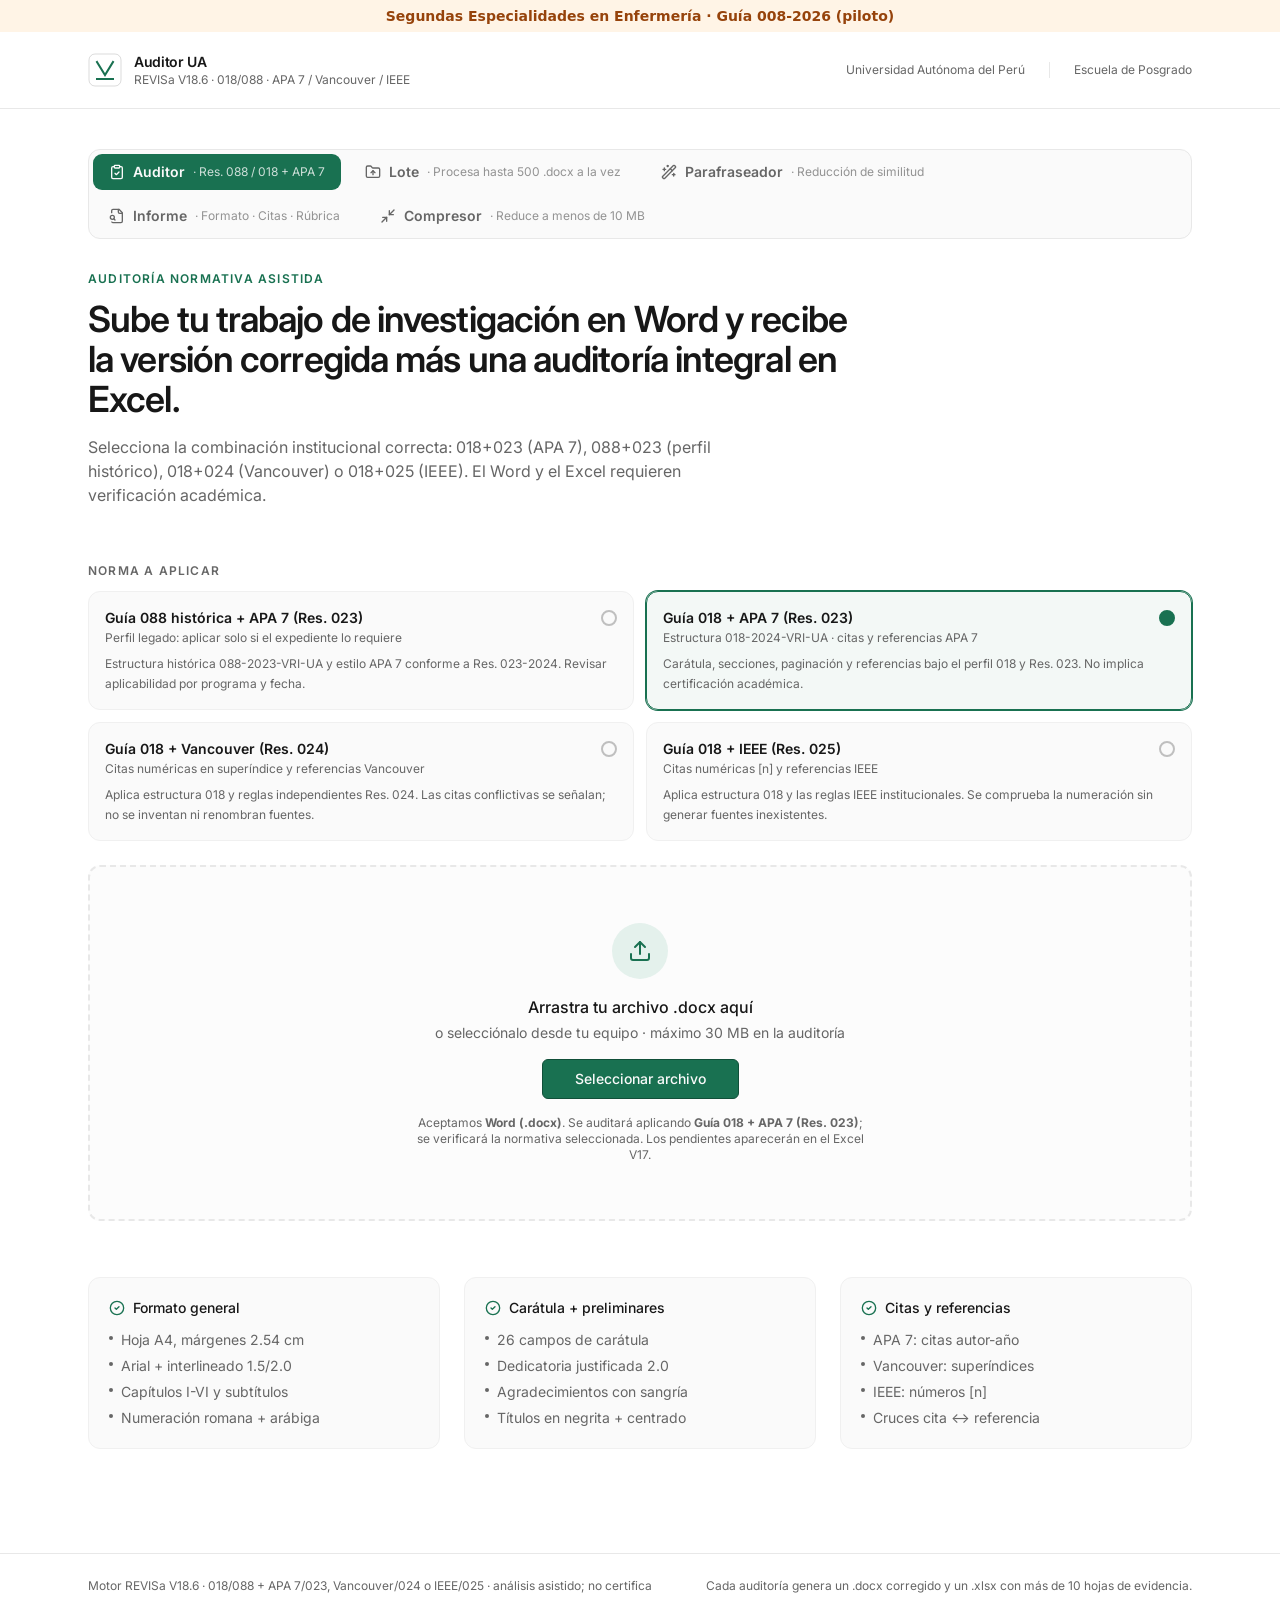
<file: index.html>
<!doctype html>
<html lang="es">
  <head>
    <meta charset="UTF-8" />

    <meta
      name="viewport"
      content="width=device-width, initial-scale=1.0, maximum-scale=1"
    />

    <meta
      name="description"
      content="REVISa V18.6 — 018/088 y APA 7, Vancouver, IEEE"
    />

    <title>REVISa V18.6 — Auditoría 018/088, APA 7, Vancouver, IEEE</title>

    <!-- Fuentes -->
    <link rel="preconnect" href="https://fonts.googleapis.com" />
    <link rel="preconnect" href="https://fonts.gstatic.com" crossorigin />

    <link
      href="https://fonts.googleapis.com/css2?family=Inter:wght@100..900&family=Open+Sans:wght@300..800&family=Roboto:wght@100..900&family=Montserrat:wght@100..900&display=swap"
      rel="stylesheet"
    />

    <!-- Configuración del backend -->
    <script src="./config.js?v=20261016-revisa-v186-bundle-zip"></script>

    <!-- Estilos principales -->
    <link
      rel="stylesheet"
      crossorigin
      href="./index-CMfRaoDI.css"
    />
  </head>

  <body>
    <nav aria-label="Perfil normativo adicional" style="padding:8px 16px;background:#fff4e6;text-align:center;font:14px system-ui"><a href="./enfermeria-008.html" style="color:#96430b;font-weight:600">Segundas Especialidades en Enfermería · Guía 008-2026 (piloto)</a></nav>
    <div id="root"></div>

    <!-- El acceso Parafraseador abre el cliente nuevo sin dependencias n8n. -->
    <script>
      document.addEventListener("click", function(event) {
        const target = event.target;
        const button = target && target.closest && target.closest("button, [role='tab']");
        if (!button) return;
        const label = (button.textContent || "").trim().toLowerCase();
        if (!label.includes("parafraseador")) return;
        event.preventDefault();
        event.stopImmediatePropagation();
        window.location.assign("./parafraseador-v6.html");
      }, true);
    </script>

    <!-- Aplicación -->
    <script
      type="module"
      crossorigin
      src="./index-xY6Lk_ls.js?v=20261016-revisa-v186-bundle-zip"
    ></script>
  </body>
</html>
</file>
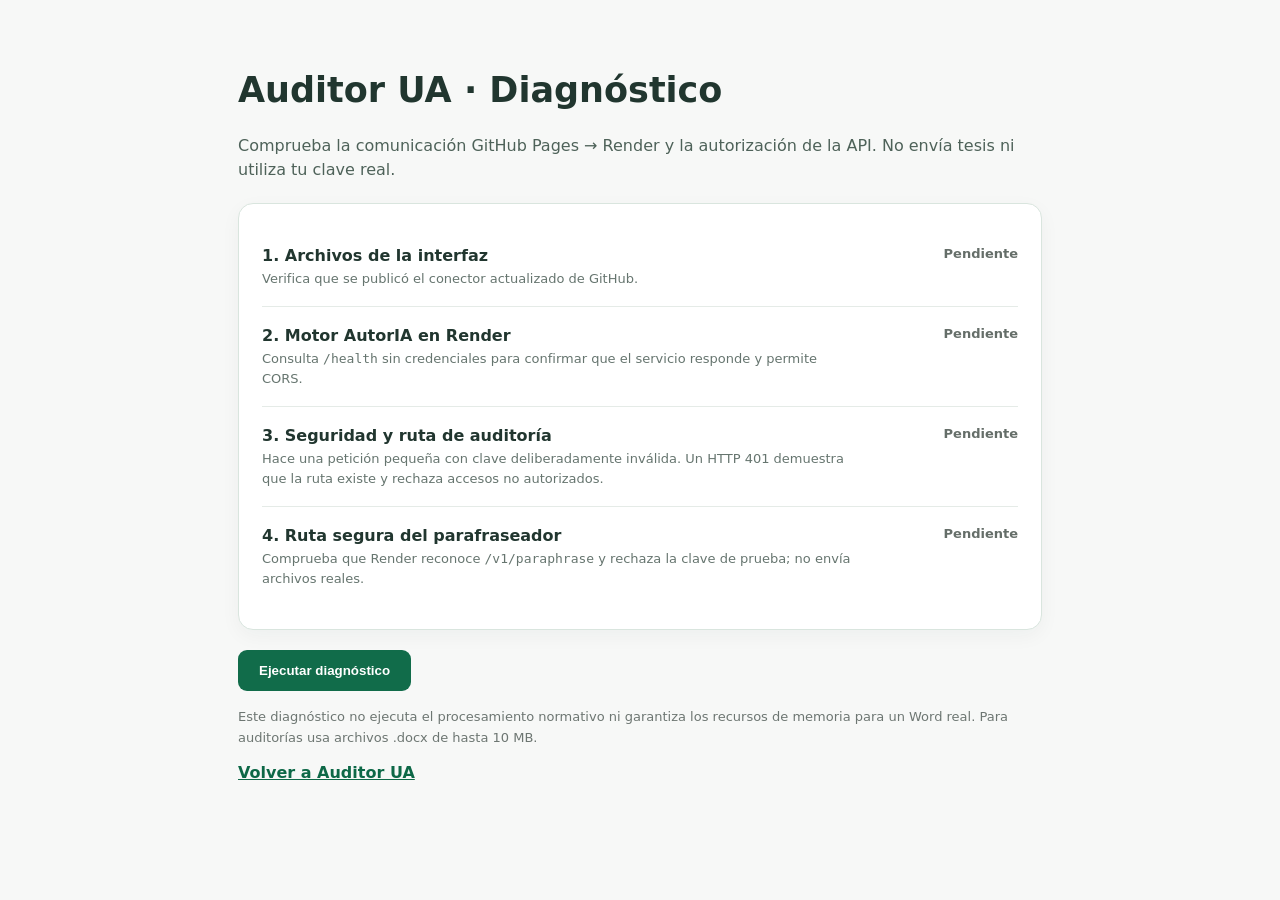
<file: diagnostico.html>
<!doctype html>
<html lang="es">
<head>
<meta charset="utf-8"><meta name="viewport" content="width=device-width,initial-scale=1">
<title>Auditor UA · Diagnóstico de conexión</title>
<style>
:root{color-scheme:light}*{box-sizing:border-box}body{margin:0;background:#f7f8f7;color:#21362f;font:16px/1.55 system-ui,Arial,sans-serif}
main{max-width:840px;margin:0 auto;padding:40px 18px}h1{font-size:clamp(25px,5vw,35px);margin-bottom:6px}p{color:#4e6259}
section{background:white;border:1px solid #d9e5de;border-radius:15px;padding:23px;margin:20px 0;box-shadow:0 6px 20px #21362f0b}
.row{display:flex;align-items:start;justify-content:space-between;gap:12px;padding:17px 0;border-bottom:1px solid #e5ebe7}
.row:last-child{border:0}.name{font-weight:700}.note{font-size:13px;color:#66756f;max-width:590px}
.state{white-space:nowrap;color:#656e69;font-weight:700;font-size:13px}.ok{color:#126c46}.bad{color:#a32727}.warn{color:#8f5a13}
button{border:0;background:#116c4a;color:white;border-radius:9px;padding:13px 21px;font-weight:700;cursor:pointer}
a{color:#0d6847;font-weight:700}.fine{font-size:13px;color:#6d7672}
</style>
</head>
<body><main>
<h1>Auditor UA · Diagnóstico</h1>
<p>Comprueba la comunicación GitHub Pages → Render y la autorización de la API. No envía tesis ni utiliza tu clave real.</p>
<section>
<div class="row"><div><div class="name">1. Archivos de la interfaz</div><div class="note">Verifica que se publicó el conector actualizado de GitHub.</div></div><div id="ui" class="state">Pendiente</div></div>
<div class="row"><div><div class="name">2. Motor AutorIA en Render</div><div class="note">Consulta <code>/health</code> sin credenciales para confirmar que el servicio responde y permite CORS.</div></div><div id="health" class="state">Pendiente</div></div>
<div class="row"><div><div class="name">3. Seguridad y ruta de auditoría</div><div class="note">Hace una petición pequeña con clave deliberadamente inválida. Un HTTP 401 demuestra que la ruta existe y rechaza accesos no autorizados.</div></div><div id="route" class="state">Pendiente</div></div>
<div class="row"><div><div class="name">4. Ruta segura del parafraseador</div><div class="note">Comprueba que Render reconoce <code>/v1/paraphrase</code> y rechaza la clave de prueba; no envía archivos reales.</div></div><div id="para" class="state">Pendiente</div></div>
</section>
<button type="button" id="run">Ejecutar diagnóstico</button>
<p id="summary" aria-live="polite"></p>
<p class="fine">Este diagnóstico no ejecuta el procesamiento normativo ni garantiza los recursos de memoria para un Word real. Para auditorías usa archivos .docx de hasta 10 MB.</p>
<a href="./">Volver a Auditor UA</a>
</main>
<script>
"use strict";
const BASE="https://ua-auditor-018.onrender.com";
function show(id,message,level){const el=document.getElementById(id);el.textContent=message;el.className="state "+(level||"")}
async function check(){
  const button=document.getElementById("run");button.disabled=true;
  document.getElementById("summary").textContent="Comprobando rutas...";
  for(const id of ["ui","health","route","para"])show(id,"Comprobando...","");
  let passed=0;
  try{
    const r=await fetch("./config.js?check=20261012",{cache:"no-store"});
    const t=await r.text();
    if(r.ok && t.includes("fix-2026-10-12") && t.includes("auditViaRender")){show("ui","Correcto","ok");passed++}
    else show("ui","Versión anterior de la interfaz","bad");
  }catch(e){show("ui","No disponible","bad")}
  try{
    const r=await fetch(BASE+"/health",{mode:"cors",cache:"no-store"});
    const data=await r.json();
    if(r.ok && data.ok===true){show("health","Correcto · HTTP 200","ok");passed++}
    else show("health","Respuesta inesperada · HTTP "+r.status,"bad");
  }catch(e){show("health","Error de red/CORS","bad")}
  try{
    const form=new FormData();
    form.append("documento",new Blob(["prueba sin credenciales"],{type:"application/vnd.openxmlformats-officedocument.wordprocessingml.document"}),"diagnostico.docx");
    const r=await fetch(BASE+"/v1/audit/018",{
      method:"POST",mode:"cors",credentials:"omit",
      headers:{"X-API-Key":"diagnostico-sin-clave-"+Math.random().toString(36).slice(2)},
      body:form
    });
    if(r.status===401||r.status===403){show("route","Protegida · HTTP "+r.status,"ok");passed++}
    else show("route","Revisar seguridad · HTTP "+r.status,"bad");
  }catch(e){show("route","Error de conexión/CORS","bad")}
  try{
    const form=new FormData();
    form.append("documento",new Blob(["diagnostico"],{type:"application/vnd.openxmlformats-officedocument.wordprocessingml.document"}),"diagnostico.docx");
    form.append("intensidad","media");
    const r=await fetch(BASE+"/v1/paraphrase",{
      method:"POST",mode:"cors",credentials:"omit",
      headers:{"X-API-Key":"diagnostico-sin-clave-"+Math.random().toString(36).slice(2)},
      body:form
    });
    if(r.status===401||r.status===403){show("para","Protegida · HTTP "+r.status,"ok");passed++}
    else show("para","Revisar ruta · HTTP "+r.status,"bad");
  }catch(e){show("para","Error de conexión/CORS","bad")}
  document.getElementById("summary").textContent=passed===4?"Las cuatro comprobaciones pasaron. Ahora prueba una auditoría con un Word pequeño y la clave API autorizada.":passed+" de 4 comprobaciones pasaron. Si aparece un error, comparte una captura de esta pantalla.";
  button.disabled=false;
}
document.getElementById("run").addEventListener("click",check);
</script></body></html>
</file>
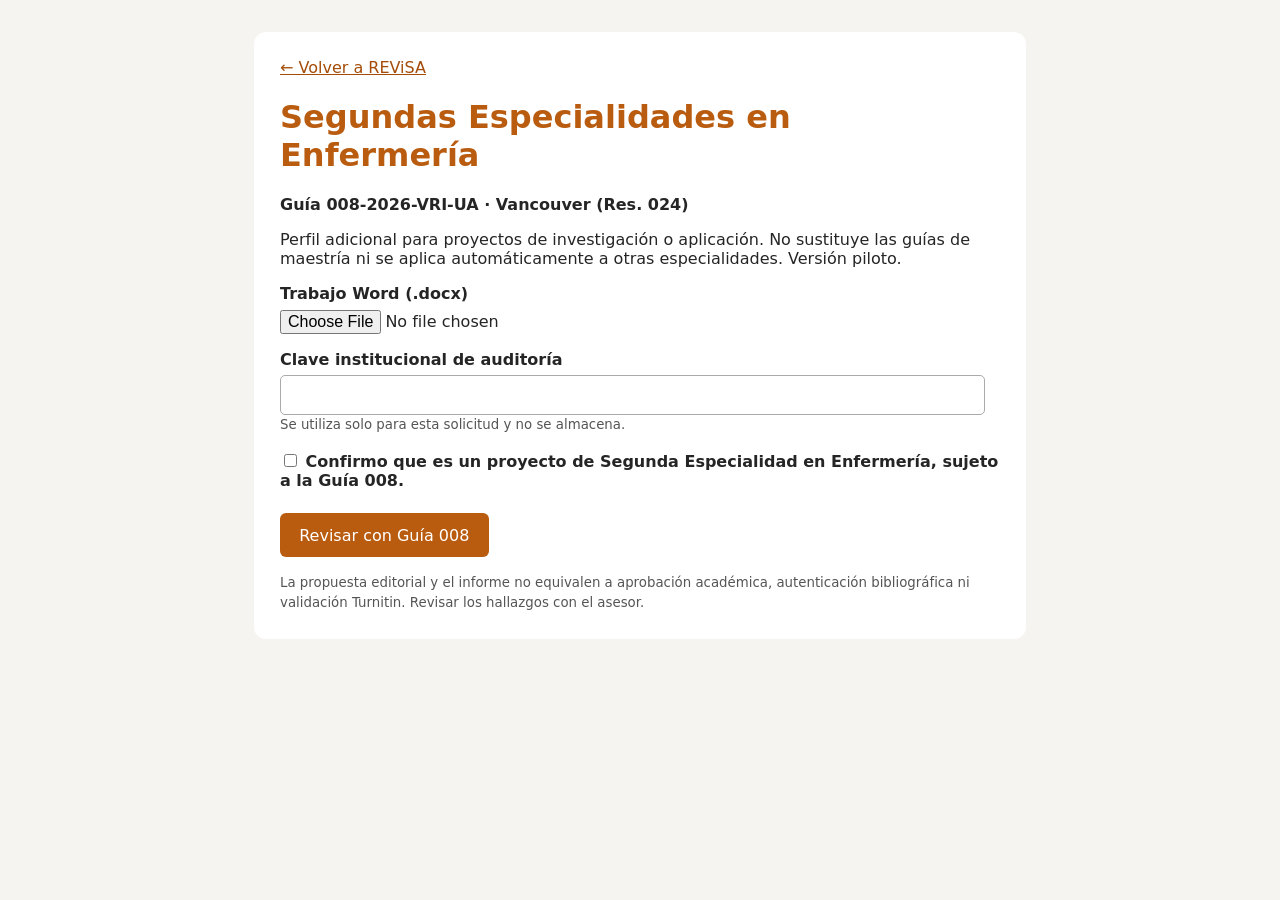
<file: enfermeria-008.html>
<!doctype html>
<html lang="es"><head><meta charset="utf-8"><meta name="viewport" content="width=device-width,initial-scale=1">
<title>REViSA | Guía 008 · Enfermería</title>
<style>body{font:16px system-ui,sans-serif;background:#f6f4f1;color:#252525;margin:0}main{max-width:720px;margin:2rem auto;padding:1.6rem;background:white;border-radius:12px}h1{color:#b95c10}label{display:block;margin:1rem 0 .4rem;font-weight:600}input,button{font:inherit}input[type=password]{width:95%;padding:.6rem;border:1px solid #aaa;border-radius:5px}button{background:#b95c10;color:white;border:0;border-radius:6px;padding:.8rem 1.2rem;margin-top:1rem}button:disabled{opacity:.5}a{color:#a44c08}small{display:block;line-height:1.5;color:#555}#estado{white-space:pre-wrap}li{margin:.7rem 0}</style>
</head><body><main><a href="./">← Volver a REViSA</a>
<h1>Segundas Especialidades en Enfermería</h1>
<p><strong>Guía 008-2026-VRI-UA · Vancouver (Res. 024)</strong></p>
<p>Perfil adicional para proyectos de investigación o aplicación. No sustituye las guías de maestría ni se aplica automáticamente a otras especialidades. Versión piloto.</p>
<form id="form"><label for="doc">Trabajo Word (.docx)</label><input required id="doc" type="file" accept=".docx">
<label for="key">Clave institucional de auditoría</label><input id="key" type="password" autocomplete="off" required>
<small>Se utiliza solo para esta solicitud y no se almacena.</small>
<label><input id="scope" type="checkbox" required> Confirmo que es un proyecto de Segunda Especialidad en Enfermería, sujeto a la Guía 008.</label>
<button id="send" type="submit">Revisar con Guía 008</button></form>
<p id="estado" role="status" aria-live="polite"></p><ul id="files"></ul>
<small>La propuesta editorial y el informe no equivalen a aprobación académica, autenticación bibliográfica ni validación Turnitin. Revisar los hallazgos con el asesor.</small>
</main><script>
const base="https://ua-auditor-018.onrender.com", form=document.getElementById("form"), estado=document.getElementById("estado"), files=document.getElementById("files"), send=document.getElementById("send");
form.addEventListener("submit",async(e)=>{
 e.preventDefault();files.replaceChildren();send.disabled=true;estado.textContent="Consultando el motor 008…";
 const key=document.getElementById("key"), token=key.value.trim();key.value="";
 try{
 const doc=document.getElementById("doc").files[0];
 if(!doc||!doc.name.toLowerCase().endsWith(".docx")||doc.size>30*1024*1024)throw Error("Seleccione un Word DOCX de hasta 30 MB.");
 const data=new FormData();data.append("documento",doc);data.append("programa","enfermeria_segunda_especialidad");data.append("tipo_documento","proyecto");data.append("guia","008-2026-VRI-UA");data.append("guia_estilo","024-2024-VRI-UA");
 const res=await fetch(base+"/v1/audit/008",{method:"POST",headers:{"X-API-Key":token},body:data,cache:"no-store"});
 if(res.status===404)throw Error("El perfil 008 todavía no está desplegado en este servidor.");
 if(!res.ok)throw Error("El motor devolvió HTTP "+res.status+". Revise acceso, alcance y tamaño del Word.");
 const obj=await res.json();if(!obj.ok||obj.guide!=="008-2026-VRI-UA")throw Error("Respuesta no válida para la Guía 008.");
 estado.textContent="Auditoría completada. Estado: "+obj.status+" — no certificado.";
 const labels={bundle_zip:"Descargar ZIP completo",corrected_docx:"Word propuesto",audit_xlsx:"Matriz Excel",critical_report:"Informe crítico"};
 for(const [k,label] of Object.entries(labels)){const f=obj.files?.[k];if(!f)continue;const u=new URL(f.url,base);if(u.origin!==base)continue;const li=document.createElement("li"),a=document.createElement("a");a.href=u.href;a.textContent=label;li.append(a);files.append(li);}
 }catch(err){estado.textContent=err.message;}finally{send.disabled=false;}
});
</script></body></html>
</file>
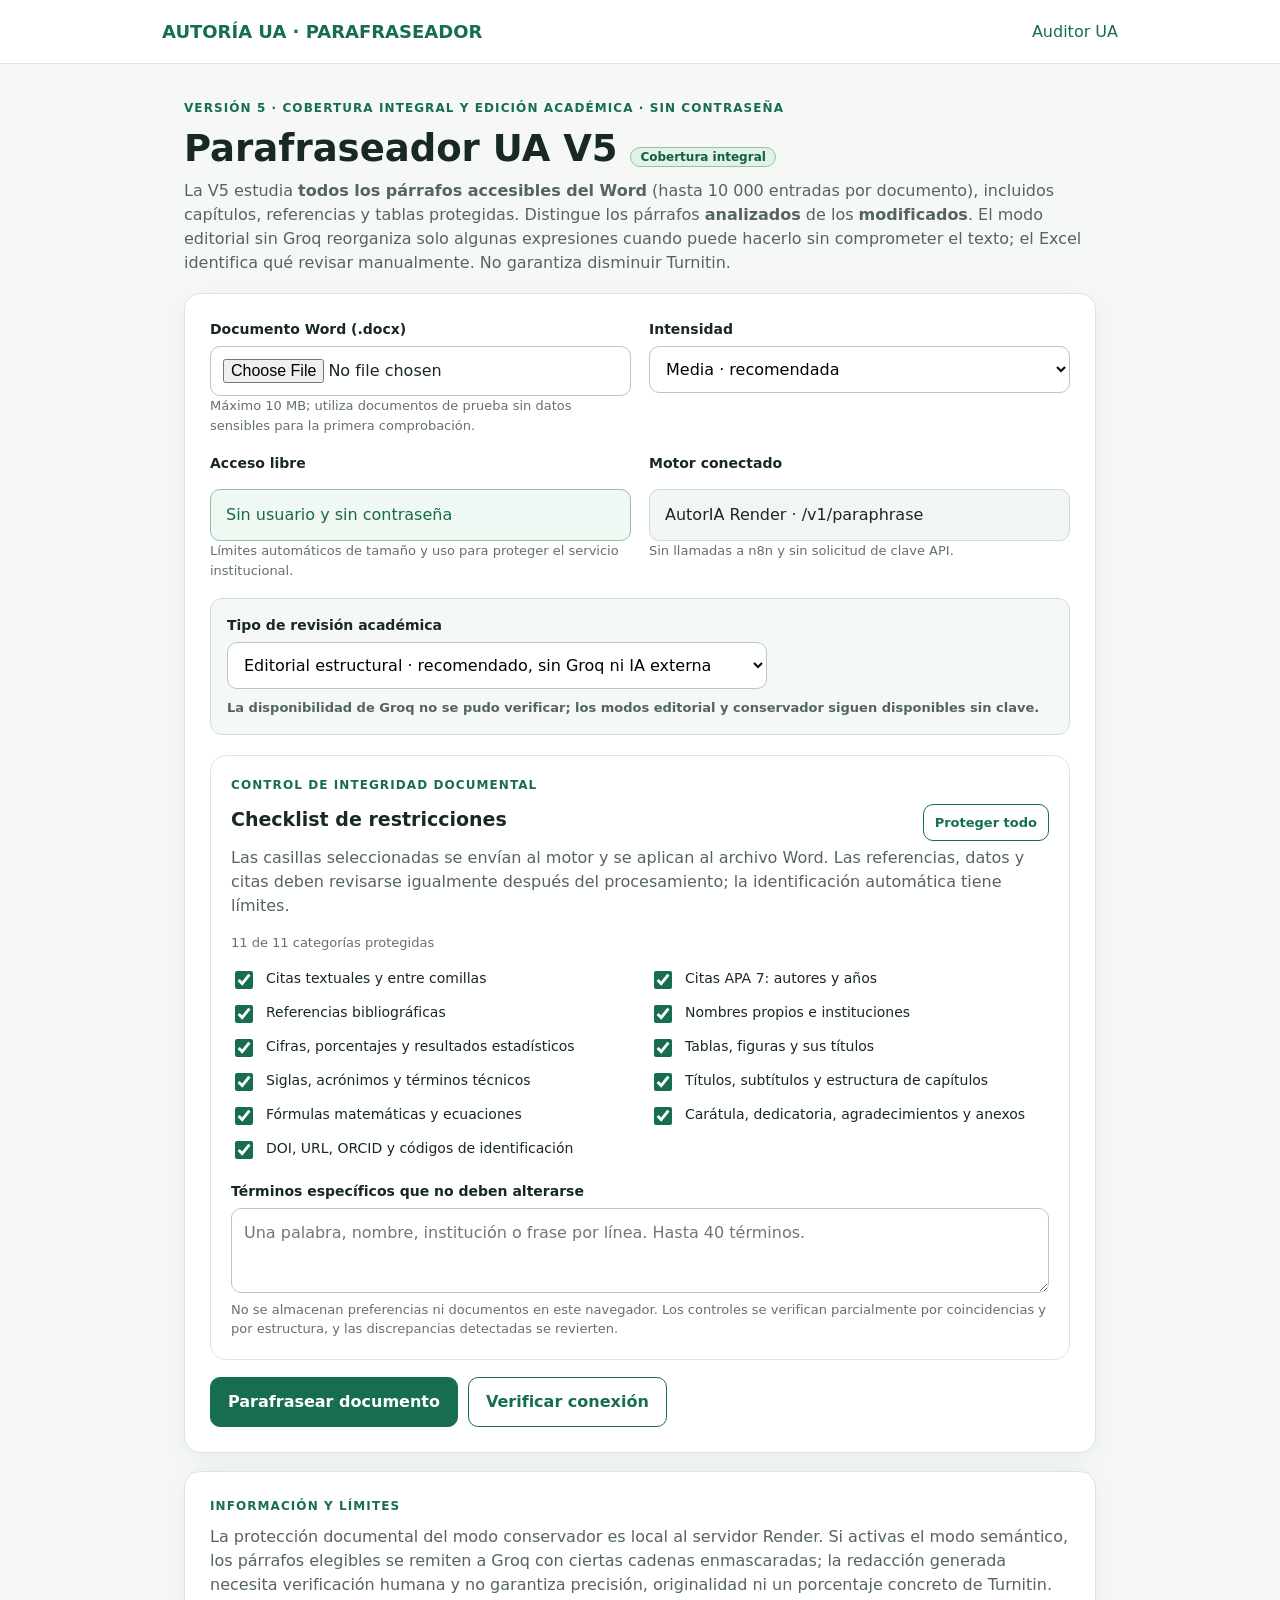
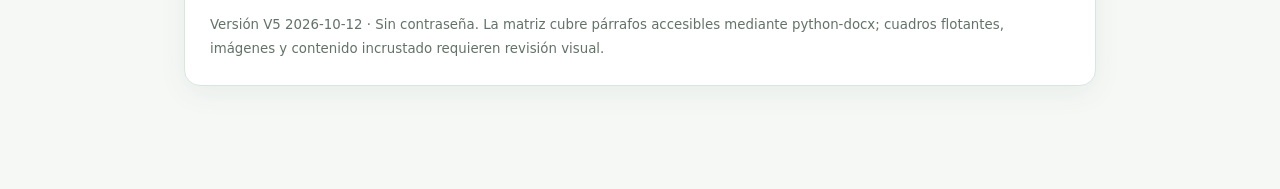
<file: parafraseador-directo-20261012.html>
<!doctype html>
<html lang="es">
<head>
<meta charset="utf-8">
<meta name="viewport" content="width=device-width, initial-scale=1">
<meta http-equiv="Cache-Control" content="no-store, no-cache, must-revalidate">
<meta name="referrer" content="no-referrer">
<title>Parafraseador UA V5 · Cobertura integral</title>
<style>
:root{color-scheme:light;--green:#176d52;--ink:#182822;--muted:#54655e;--border:#dbe5df}
*{box-sizing:border-box}
body{margin:0;background:#f6f8f6;color:var(--ink);font:16px/1.5 system-ui,-apple-system,"Segoe UI",Arial,sans-serif}
header{border-bottom:1px solid var(--border);background:white}
.header{max-width:1000px;margin:auto;padding:18px 22px;display:flex;justify-content:space-between;align-items:center;gap:14px}
.logo{font-size:18px;font-weight:750;color:var(--green)}
header a{color:var(--green);text-decoration:none}
main{max-width:950px;margin:35px auto;padding:0 19px 50px}
h1{font-size:clamp(25px,4vw,37px);line-height:1.2;margin:0 0 8px}
p{color:var(--muted);margin:5px 0 15px}
.card{background:white;border:1px solid var(--border);border-radius:16px;padding:25px;box-shadow:0 8px 28px #1b4d3010;margin:18px 0}
.eyebrow{text-transform:uppercase;letter-spacing:.09em;font-size:12px;font-weight:750;color:var(--green);margin-bottom:10px}
.grid{display:grid;grid-template-columns:1fr 1fr;gap:18px}
label{display:block;font-size:14px;font-weight:700;margin-bottom:6px}
input,select{font:inherit;padding:12px;border:1px solid #b7c9be;border-radius:10px;width:100%;background:white}
input:focus,select:focus,button:focus-visible{outline:3px solid #9fd1b8;outline-offset:2px}
button{font:inherit;cursor:pointer;border-radius:10px;border:1px solid #176d52;background:#176d52;color:white;padding:12px 17px;font-weight:700}
button:disabled{cursor:not-allowed;opacity:.65}
button.secondary{background:white;color:#176d52}
.controls{display:flex;flex-wrap:wrap;gap:10px;margin-top:17px}
.note{font-size:13px;color:#637268}
.mode-card{background:#f4f8f6;border:1px solid #cfdfd5;border-radius:12px;padding:16px;margin:18px 0}
.mode-card select{max-width:540px}
.mode-state{font-size:13px;margin-top:9px;font-weight:650;color:#53655b}
.consent{display:flex;gap:11px;align-items:flex-start;margin:15px 0 0;font-size:14px;font-weight:500}
.consent input{width:20px;height:20px;margin:2px 0 0;flex:0 0 20px;accent-color:#176d52}
.privacy{background:#fffaf0;border:1px solid #e4d8bd;border-radius:10px;padding:12px 15px;font-size:13px;line-height:1.55;color:#685530;margin-top:9px}
.tag{display:inline-block;background:#e1f2e8;border:1px solid #9bc0a7;padding:2px 9px;border-radius:10px;color:#125e40;font-size:12px;font-weight:750}
.coverage-summary{display:grid;grid-template-columns:repeat(4,minmax(0,1fr));gap:10px;margin:18px 0}
.coverage-tile{background:#f4f8f6;border:1px solid #d2e4d8;border-radius:12px;padding:15px 12px;min-width:0}
.coverage-tile .number{display:block;color:#176d52;font-weight:800;font-size:clamp(20px,2.5vw,29px);font-variant-numeric:tabular-nums}
.coverage-tile .name{display:block;font-size:12px;color:#506459;line-height:1.4;margin-top:3px}
@media(max-width:680px){.coverage-summary{grid-template-columns:repeat(2,minmax(0,1fr))}}


.panel{border-radius:10px;padding:13px 15px;margin-top:15px;background:#f1f6f2;border:1px solid #cadbd0;white-space:pre-wrap}
.panel.error{background:#fff5f5;border-color:#ebaaaa;color:#8b2020}
.panel.ok{background:#f0f8f3;border-color:#8fc2a2;color:#146b47}
[hidden]{display:none !important}
table{border-collapse:collapse;width:100%}td,th{padding:10px;text-align:left;border-bottom:1px solid var(--border);font-size:14px;overflow-wrap:anywhere}
th{color:#456255;width:55%}
.links{display:flex;gap:12px;flex-wrap:wrap;margin-top:18px}
.protect-heading{font-size:19px;font-weight:750;margin:0 0 7px}
.protection-grid{display:grid;grid-template-columns:1fr 1fr;gap:11px 20px;margin-top:16px}
.protection-grid label{font-weight:500;margin:0;display:flex;align-items:flex-start;gap:10px;line-height:1.4;cursor:pointer}
.protection-grid input[type=checkbox]{flex:0 0 18px;height:18px;width:18px;margin-top:2px;accent-color:#176d52}
textarea{font:inherit;padding:12px;border:1px solid #b7c9be;border-radius:10px;width:100%;min-height:85px;resize:vertical}
.control-header{display:flex;justify-content:space-between;align-items:center;gap:10px;flex-wrap:wrap}
.control-header button{padding:8px 11px;font-size:13px}
@media(max-width:680px){.protection-grid{grid-template-columns:1fr}}
.links a{padding:12px 16px;background:#176d52;color:white;border-radius:9px;text-decoration:none;font-weight:700}
small{color:#637268}
@media(max-width:680px){.grid{grid-template-columns:1fr}.header{flex-direction:column;align-items:flex-start}.card{padding:17px}}
</style>
</head>
<body>
<header><div class="header"><div class="logo">AUTORÍA UA · PARAFRASEADOR</div><a href="./">Auditor UA</a></div></header>
<main>
<div class="eyebrow">Versión 5 · Cobertura integral y edición académica · Sin contraseña</div>
<h1>Parafraseador UA V5 <span class="tag">Cobertura integral</span></h1>
<p>La V5 estudia <strong>todos los párrafos accesibles del Word</strong> (hasta 10 000 entradas por documento), incluidos capítulos, referencias y tablas protegidas. Distingue los párrafos <strong>analizados</strong> de los <strong>modificados</strong>. El modo editorial sin Groq reorganiza solo algunas expresiones cuando puede hacerlo sin comprometer el texto; el Excel identifica qué revisar manualmente. No garantiza disminuir Turnitin.</p>
<section class="card">
<form id="form">
<div class="grid">
<div><label for="word">Documento Word (.docx)</label><input id="word" type="file" accept=".docx,application/vnd.openxmlformats-officedocument.wordprocessingml.document" required><div class="note">Máximo 10 MB; utiliza documentos de prueba sin datos sensibles para la primera comprobación.</div></div>
<div><label for="intensity">Intensidad</label><select id="intensity"><option value="baja">Baja · sustituciones limitadas</option><option value="media" selected>Media · recomendada</option><option value="alta">Alta · más expresiones verificables</option></select></div>
<div><label>Acceso libre</label><div class="panel ok">Sin usuario y sin contraseña</div><div class="note">Límites automáticos de tamaño y uso para proteger el servicio institucional.</div></div>
<div><label>Motor conectado</label><div class="panel">AutorIA Render · /v1/paraphrase</div><div class="note">Sin llamadas a n8n y sin solicitud de clave API.</div></div>
</div>
<section class="mode-card" aria-labelledby="modeLabel">
<label id="modeLabel" for="mode">Tipo de revisión académica</label>
<select id="mode">
<option value="editorial" selected>Editorial estructural · recomendado, sin Groq ni IA externa</option>
<option value="conservador">Conservador V3 · reglas verificables, sin IA externa</option>
<option value="semantico" disabled>Semántico V4 · Groq (comprobando disponibilidad)</option>
</select>
<div id="modeState" class="mode-state" aria-live="polite">Cobertura V5 completa disponible sin Groq. Solo se reformulan las estructuras compatibles.</div>
<div id="externalConsent" hidden>
<div class="privacy"><strong>Privacidad:</strong> para reformular se enviará exclusivamente el texto de hasta 6 párrafos elegibles a un proveedor externo (Groq). Se enmascaran las citas y otras cadenas protegidas reconocidas, pero podrían existir datos personales no detectados. No envíes documentos confidenciales sin autorización. La revisión humana de precisión y atribución es obligatoria.</div>
<label class="consent"><input id="consent" type="checkbox">Autorizo explícitamente el envío de los párrafos seleccionados a Groq para recibir propuestas de redacción académica, entendiendo las limitaciones de confidencialidad.</label>
</div>
</section>
<section class="card" style="box-shadow:none;margin:20px 0 4px;padding:20px" aria-labelledby="protectTitle">
<div class="eyebrow">Control de integridad documental</div>
<div class="control-header"><h2 id="protectTitle" class="protect-heading">Checklist de restricciones</h2>
<button class="secondary" type="button" id="selectAll">Proteger todo</button></div>
<p>Las casillas seleccionadas se envían al motor y se aplican al archivo Word. Las referencias, datos y citas deben revisarse igualmente después del procesamiento; la identificación automática tiene límites.</p>
<div id="protectCount" class="note" aria-live="polite">11 de 11 categorías protegidas</div>
<div class="protection-grid">
<label><input type="checkbox" data-protect value="quotes" checked> Citas textuales y entre comillas</label>
<label><input type="checkbox" data-protect value="citations" checked> Citas APA 7: autores y años</label>
<label><input type="checkbox" data-protect value="references" checked> Referencias bibliográficas</label>
<label><input type="checkbox" data-protect value="names" checked> Nombres propios e instituciones</label>
<label><input type="checkbox" data-protect value="numbers" checked> Cifras, porcentajes y resultados estadísticos</label>
<label><input type="checkbox" data-protect value="visuals" checked> Tablas, figuras y sus títulos</label>
<label><input type="checkbox" data-protect value="technical" checked> Siglas, acrónimos y términos técnicos</label>
<label><input type="checkbox" data-protect value="headings" checked> Títulos, subtítulos y estructura de capítulos</label>
<label><input type="checkbox" data-protect value="equations" checked> Fórmulas matemáticas y ecuaciones</label>
<label><input type="checkbox" data-protect value="preliminaries" checked> Carátula, dedicatoria, agradecimientos y anexos</label>
<label><input type="checkbox" data-protect value="identifiers" checked> DOI, URL, ORCID y códigos de identificación</label>
</div>
<label for="terms" style="margin-top:19px">Términos específicos que no deben alterarse</label>
<textarea id="terms" placeholder="Una palabra, nombre, institución o frase por línea. Hasta 40 términos."></textarea>
<div class="note">No se almacenan preferencias ni documentos en este navegador. Los controles se verifican parcialmente por coincidencias y por estructura, y las discrepancias detectadas se revierten.</div>
</section>
<div class="controls"><button id="start" type="submit">Parafrasear documento</button><button id="check" type="button" class="secondary">Verificar conexión</button></div>
</form>
<div id="notice" role="status" aria-live="polite" class="panel" hidden></div>
</section>
<section class="card" id="results" hidden>
<div class="eyebrow">Resultado de AutorIA</div>
<h2 id="resultTitle">Parafraseo completado</h2>
<p id="warning"></p>
<div class="links"><a id="downloadDocx" href="#" target="_blank" rel="noopener noreferrer">Descargar Word</a><a id="downloadXlsx" href="#" target="_blank" rel="noopener noreferrer">Descargar reporte Excel</a></div>
<h3>Cobertura real del documento</h3>
<div class="coverage-summary" id="coverageSummary" aria-live="polite" hidden>
<div class="coverage-tile"><span class="number" id="coverReviewed">—</span><span class="name">Párrafos del cuerpo revisados</span></div>
<div class="coverage-tile"><span class="number" id="coverChanged">—</span><span class="name">Párrafos del cuerpo modificados</span></div>
<div class="coverage-tile"><span class="number" id="coverUnchanged">—</span><span class="name">Párrafos sin cambio</span></div>
<div class="coverage-tile"><span class="number" id="coverProtected">—</span><span class="name">Párrafos protegidos inspeccionados</span></div>
</div>
<p class="note">El análisis puede cubrir la totalidad del texto accesible, aunque el motor solo transformará las construcciones que superen sus reglas de integridad. Para detalle por párrafo y capítulo descarga el Excel: hojas <strong>Cobertura integral</strong> y <strong>Cobertura por secciones</strong>.</p>
<h3>Indicadores y control de integridad</h3><table><tbody id="metrics"></tbody></table>
</section>
<section class="card">
<div class="eyebrow">Información y límites</div>
<p>La protección documental del modo conservador es local al servidor Render. Si activas el modo semántico, los párrafos elegibles se remiten a Groq con ciertas cadenas enmascaradas; la redacción generada necesita verificación humana y no garantiza precisión, originalidad ni un porcentaje concreto de Turnitin.</p>
<small>Versión V5 2026-10-12 · Sin contraseña. La matriz cubre párrafos accesibles mediante python-docx; cuadros flotantes, imágenes y contenido incrustado requieren revisión visual.</small>
</section>
</main>
<script>
"use strict";
(function(){
  const BASE="https://ua-auditor-018.onrender.com";
  const $=(id)=>document.getElementById(id);
  function state(message,level){
    const notice=$("notice");notice.hidden=false;notice.textContent=message;
    notice.className="panel"+(level?" "+level:"");
  }
  function busy(value){$("start").disabled=value;$("check").disabled=value;$("word").disabled=value;$("intensity").disabled=value;$("mode").disabled=value;$("consent").disabled=value;}
  function errMsg(status,detail){
    const extra=detail && (typeof detail==="string"?detail:JSON.stringify(detail));
    if(status===401||status===403)return "Acceso denegado por el servidor (HTTP "+status+"). No envíes ni publiques claves; revisa el origen o permisos.";
    if(status===404)return "La ruta /v1/paraphrase todavía no está disponible en Render (404).";
    if(status===413)return "El documento excede el límite del servidor (HTTP 413).";
    if(status===429)return "Límite de capacidad o cuota de uso alcanzada (HTTP 429). "+(extra||"");
    if(status===503)return "El modo semántico requiere configuración del proveedor Groq en Render. Puedes usar el modo conservador.";
    if(status>=500)return "Error del servicio Render (HTTP "+status+"). "+(extra||"");
    return "El servicio respondió HTTP "+status+". "+(extra||"");
  }
  function secureUrl(value){
    try{
      const u=new URL(value);
      if(u.protocol!=="https:"||u.hostname!=="ua-auditor-018.onrender.com"||!u.pathname.startsWith("/files/"))return null;
      return u.href;
    }catch(_){return null;}
  }
  let semanticReady=false;
  function onMode(){
    const semantic=$("mode").value==="semantico";
    $("externalConsent").hidden=!semantic;
    if(!semantic)$("consent").checked=false;
    $("modeState").textContent=semantic ?
      "Groq está configurado, pero la autorización real depende de la organización y el proyecto. Debes consentir el envío." :
      $("mode").value==="editorial" ?
      "Reorganiza complementos y finalidades sin enviar texto a Groq. No es un modelo generativo; verifica las propuestas en Excel." :
      "Modo V3: sustituciones académicas conservadoras y revisión manual.";
  }
  $("mode").addEventListener("change",onMode);
  async function checkCapabilities(){
    try{
      const response=await fetch(BASE+"/v1/paraphrase/capabilities",{mode:"cors",cache:"no-store",credentials:"omit"});
      if(!response.ok)throw new Error("HTTP "+response.status);
      const result=await response.json();
      semanticReady=result.semantic_available===true;
      const option=$("mode").querySelector('option[value="semantico"]');
      option.disabled=!semanticReady;
      option.textContent=semanticReady?
        "Semántico V4 · Groq configurado (permiso pendiente de verificar)":
        "Semántico V4 · IA no configurada en Render";
      onMode();
    }catch(error){
      $("modeState").textContent="La disponibilidad de Groq no se pudo verificar; los modos editorial y conservador siguen disponibles sin clave.";
    }
  }
  checkCapabilities();
  const selections=[...document.querySelectorAll("[data-protect]")];
  function updateCount(){
    const active=selections.filter(c=>c.checked).length;
    $("protectCount").textContent=active+" de "+selections.length+" categorías protegidas";
  }
  selections.forEach(box=>box.addEventListener("change",updateCount));
  $("selectAll").addEventListener("click",()=>{selections.forEach(box=>box.checked=true);updateCount();});
  updateCount();
  $("check").addEventListener("click",async()=>{
    busy(true);state("Comprobando disponibilidad de Render...");
    try{
      const response=await fetch(BASE+"/health",{method:"GET",mode:"cors",cache:"no-store",credentials:"omit"});
      const data=await response.json();
      if(response.ok&&data.ok===true)state("Motor disponible (HTTP 200). No necesitas clave para parafrasear un Word.","ok");
      else state("El motor respondió HTTP "+response.status+" sin confirmar disponibilidad.","error");
    }catch(e){state("No se pudo consultar Render. Revisa tu conexión y las cabeceras CORS. Detalle: "+String(e.message||e),"error");}
    finally{busy(false);}
  });
  $("form").addEventListener("submit",async(e)=>{
    e.preventDefault();
    const file=$("word").files[0];
    if(!file||!file.name.toLowerCase().endsWith(".docx")){state("Selecciona un archivo .docx válido.","error");return;}
    if(file.size>10*1024*1024){state("El límite para el Word es 10 MB.","error");return;}
    const data=new FormData();
    data.append("documento",file,file.name);
    data.append("intensidad",$("intensity").value);
    const semantic=$("mode").value==="semantico";
    if(semantic && !semanticReady){state("La IA semántica no está configurada en Render. Utiliza modo conservador.","error");return;}
    if(semantic && !$("consent").checked){state("Debes autorizar explícitamente el procesamiento externo de los párrafos.","error");return;}
    data.append("modo",semantic?"semantico":$("mode").value==="editorial"?"editorial":"conservador");
    data.append("consentimiento_ia",semantic?"si":"no");
    const configuration=Object.fromEntries(selections.map(box=>[box.value,box.checked]));
    const termList=$("terms").value.split(/[\r\n;]+/).map(x=>x.trim()).filter(Boolean);
    if(termList.length>40 || termList.some(x=>x.length>100)){
      state("Máximo 40 términos protegidos, con hasta 100 caracteres cada uno.","error");
      return;
    }
    data.append("protecciones",JSON.stringify(configuration));
    data.append("terminos_protegidos",JSON.stringify(termList));
    $("results").hidden=true;busy(true);
    state(semantic?"Preparando informe integral y enviando hasta 6 párrafos elegibles a Groq…":$("mode").value==="editorial"?"Analizando el Word completo, preparando propuestas seguras y matriz por capítulos…":"Revisando integralmente el Word con el motor conservador…");
    try{
      const response=await fetch(BASE+"/v1/paraphrase",{
        method:"POST",mode:"cors",credentials:"omit",
        body:data
      });
      const ct=(response.headers.get("content-type")||"").toLowerCase();
      if(!ct.includes("json")){state("El servicio respondió HTTP "+response.status+" sin JSON. Revisa la versión desplegada en Render.","error");return;}
      const json=await response.json();
      if(!response.ok||!json||json.ok!==true){state(errMsg(response.status,json&& (json.detail||json.error||json.message)),"error");return;}
      const urlDocx=secureUrl(json.docxUrl);
      const urlXlsx=secureUrl(json.xlsxUrl);
      if(!urlDocx||!urlXlsx){state("El motor respondió correctamente, pero los enlaces de descarga no superaron la validación de seguridad.","error");return;}
      $("downloadDocx").href=urlDocx;
      $("downloadXlsx").href=urlXlsx;
      $("resultTitle").textContent="Documento procesado · "+file.name;
      $("warning").textContent=json.advertencia||"Revisa los cambios, las citas y la atribución de fuentes manualmente antes de utilizar el documento.";
      const tbody=$("metrics");tbody.replaceChildren();
      const resumen=json.resumen||{};
      const coverMap=[
        ["coverReviewed","V5 · Párrafos de cuerpo revisados"],
        ["coverChanged","V5 · Párrafos de cuerpo con cambios"],
        ["coverUnchanged","V5 · Párrafos de cuerpo sin cambios"],
        ["coverProtected","V5 · Párrafos protegidos inspeccionados"]
      ];
      const coverageReady=coverMap.every(([id,key])=>Number.isFinite(Number(resumen[key])));
      $("coverageSummary").hidden=!coverageReady;
      if(coverageReady){
        for(const [id,key] of coverMap){$(id).textContent=Number(resumen[key]).toLocaleString("es-PE");}
      }
      for(const [name,value] of Object.entries(resumen)){
        const tr=document.createElement("tr");
        const th=document.createElement("th");th.scope="row";th.textContent=name;
        const td=document.createElement("td");td.textContent=String(value);
        tr.append(th,td);tbody.append(tr);
      }
      $("results").hidden=false;
      state("Parafraseo completado y archivos generados en Render. Descárgalos desde el panel inferior.","ok");
    }catch(error){
      const reason=String(error&&error.message||error);
      state("Error de conexión directa con Render. Verifica disponibilidad, CORS y red. Detalle: "+reason,"error");
    }finally{busy(false);}
  });
})();
</script>
</body>
</html>
</file>
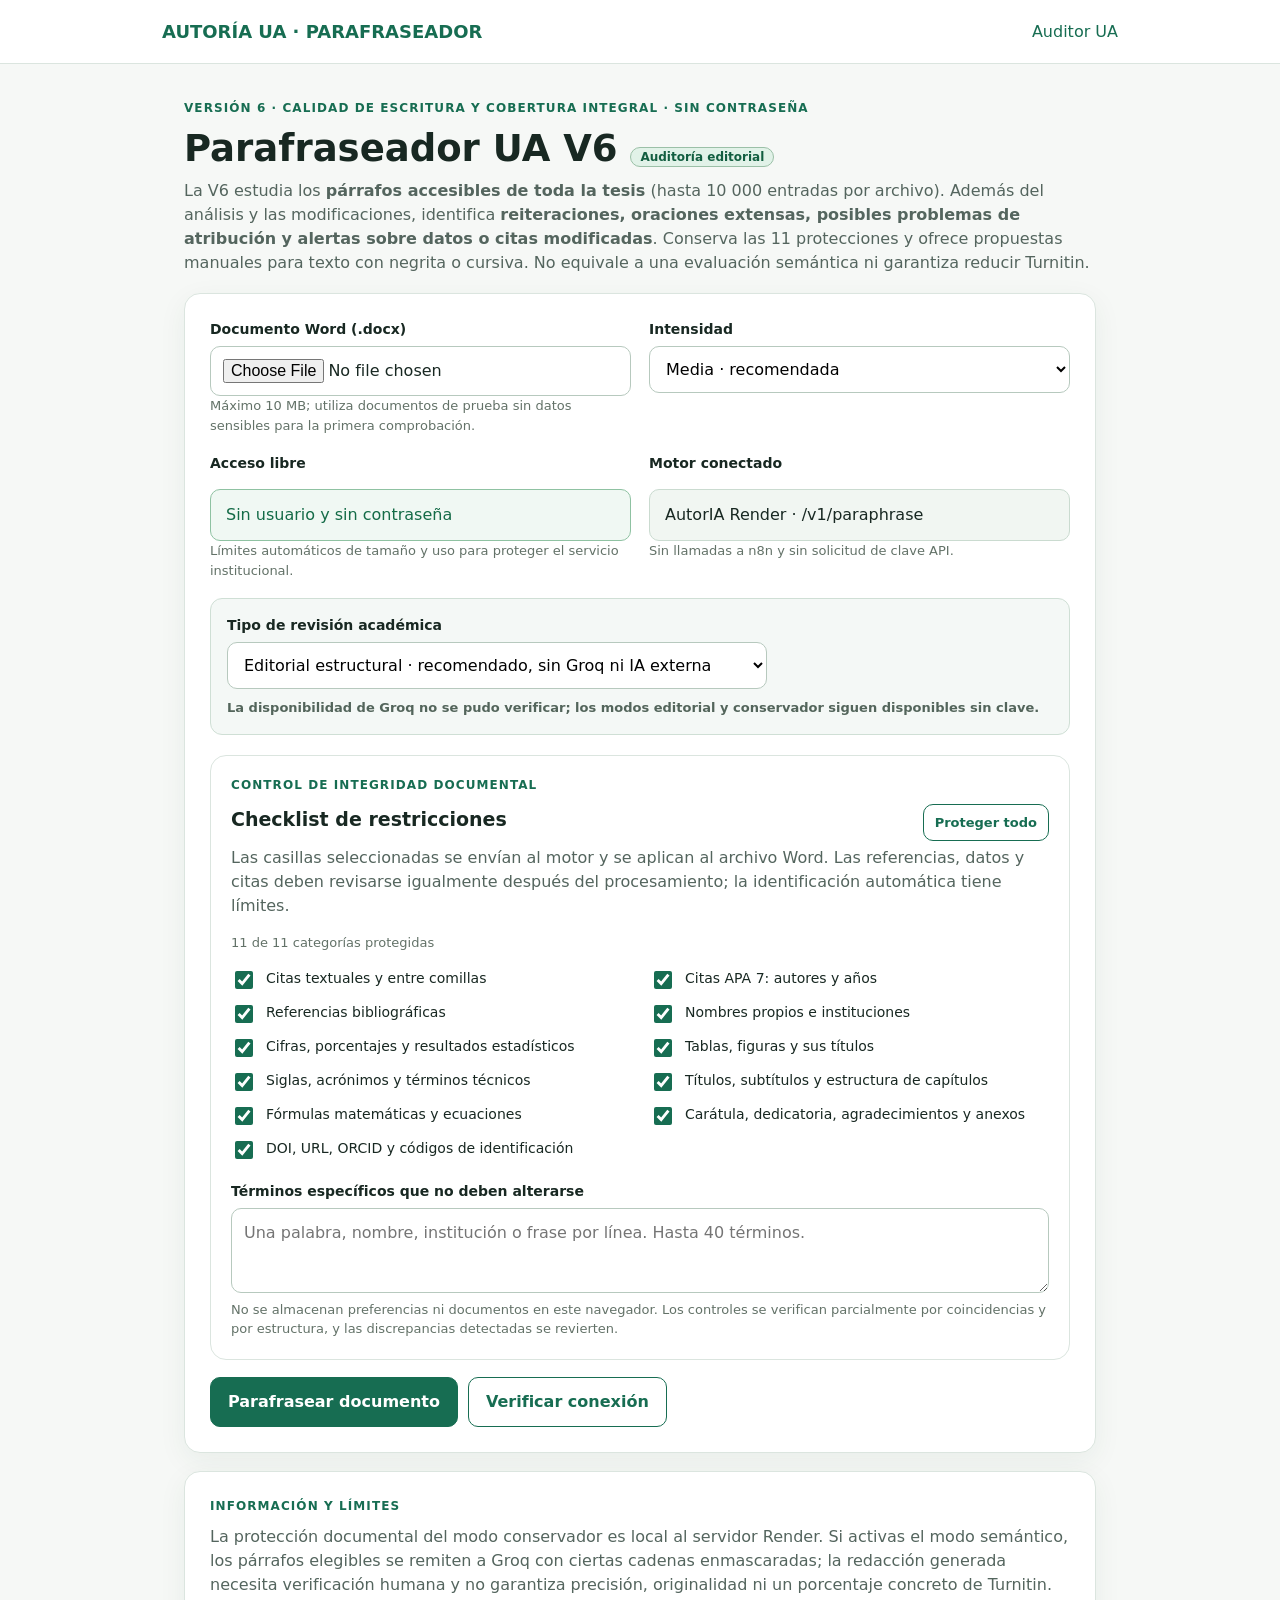
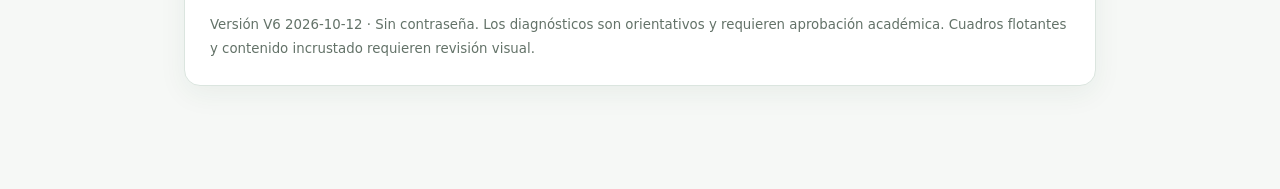
<file: parafraseador-sin-clave.html>
<!doctype html>
<html lang="es">
<head>
<meta charset="utf-8">
<meta name="viewport" content="width=device-width, initial-scale=1">
<meta http-equiv="Cache-Control" content="no-store, no-cache, must-revalidate">
<meta name="referrer" content="no-referrer">
<title>Parafraseador UA V6 · Calidad y cobertura integral</title>
<style>
:root{color-scheme:light;--green:#176d52;--ink:#182822;--muted:#54655e;--border:#dbe5df}
*{box-sizing:border-box}
body{margin:0;background:#f6f8f6;color:var(--ink);font:16px/1.5 system-ui,-apple-system,"Segoe UI",Arial,sans-serif}
header{border-bottom:1px solid var(--border);background:white}
.header{max-width:1000px;margin:auto;padding:18px 22px;display:flex;justify-content:space-between;align-items:center;gap:14px}
.logo{font-size:18px;font-weight:750;color:var(--green)}
header a{color:var(--green);text-decoration:none}
main{max-width:950px;margin:35px auto;padding:0 19px 50px}
h1{font-size:clamp(25px,4vw,37px);line-height:1.2;margin:0 0 8px}
p{color:var(--muted);margin:5px 0 15px}
.card{background:white;border:1px solid var(--border);border-radius:16px;padding:25px;box-shadow:0 8px 28px #1b4d3010;margin:18px 0}
.eyebrow{text-transform:uppercase;letter-spacing:.09em;font-size:12px;font-weight:750;color:var(--green);margin-bottom:10px}
.grid{display:grid;grid-template-columns:1fr 1fr;gap:18px}
label{display:block;font-size:14px;font-weight:700;margin-bottom:6px}
input,select{font:inherit;padding:12px;border:1px solid #b7c9be;border-radius:10px;width:100%;background:white}
input:focus,select:focus,button:focus-visible{outline:3px solid #9fd1b8;outline-offset:2px}
button{font:inherit;cursor:pointer;border-radius:10px;border:1px solid #176d52;background:#176d52;color:white;padding:12px 17px;font-weight:700}
button:disabled{cursor:not-allowed;opacity:.65}
button.secondary{background:white;color:#176d52}
.controls{display:flex;flex-wrap:wrap;gap:10px;margin-top:17px}
.note{font-size:13px;color:#637268}
.mode-card{background:#f4f8f6;border:1px solid #cfdfd5;border-radius:12px;padding:16px;margin:18px 0}
.mode-card select{max-width:540px}
.mode-state{font-size:13px;margin-top:9px;font-weight:650;color:#53655b}
.consent{display:flex;gap:11px;align-items:flex-start;margin:15px 0 0;font-size:14px;font-weight:500}
.consent input{width:20px;height:20px;margin:2px 0 0;flex:0 0 20px;accent-color:#176d52}
.privacy{background:#fffaf0;border:1px solid #e4d8bd;border-radius:10px;padding:12px 15px;font-size:13px;line-height:1.55;color:#685530;margin-top:9px}
.tag{display:inline-block;background:#e1f2e8;border:1px solid #9bc0a7;padding:2px 9px;border-radius:10px;color:#125e40;font-size:12px;font-weight:750}
.coverage-summary{display:grid;grid-template-columns:repeat(4,minmax(0,1fr));gap:10px;margin:18px 0}
.coverage-tile{background:#f4f8f6;border:1px solid #d2e4d8;border-radius:12px;padding:15px 12px;min-width:0}
.coverage-tile .number{display:block;color:#176d52;font-weight:800;font-size:clamp(20px,2.5vw,29px);font-variant-numeric:tabular-nums}
.coverage-tile .name{display:block;font-size:12px;color:#506459;line-height:1.4;margin-top:3px}
@media(max-width:680px){.coverage-summary{grid-template-columns:repeat(2,minmax(0,1fr))}}


.panel{border-radius:10px;padding:13px 15px;margin-top:15px;background:#f1f6f2;border:1px solid #cadbd0;white-space:pre-wrap}
.panel.error{background:#fff5f5;border-color:#ebaaaa;color:#8b2020}
.panel.ok{background:#f0f8f3;border-color:#8fc2a2;color:#146b47}
[hidden]{display:none !important}
table{border-collapse:collapse;width:100%}td,th{padding:10px;text-align:left;border-bottom:1px solid var(--border);font-size:14px;overflow-wrap:anywhere}
th{color:#456255;width:55%}
.links{display:flex;gap:12px;flex-wrap:wrap;margin-top:18px}
.protect-heading{font-size:19px;font-weight:750;margin:0 0 7px}
.protection-grid{display:grid;grid-template-columns:1fr 1fr;gap:11px 20px;margin-top:16px}
.protection-grid label{font-weight:500;margin:0;display:flex;align-items:flex-start;gap:10px;line-height:1.4;cursor:pointer}
.protection-grid input[type=checkbox]{flex:0 0 18px;height:18px;width:18px;margin-top:2px;accent-color:#176d52}
textarea{font:inherit;padding:12px;border:1px solid #b7c9be;border-radius:10px;width:100%;min-height:85px;resize:vertical}
.control-header{display:flex;justify-content:space-between;align-items:center;gap:10px;flex-wrap:wrap}
.control-header button{padding:8px 11px;font-size:13px}
@media(max-width:680px){.protection-grid{grid-template-columns:1fr}}
.links a{padding:12px 16px;background:#176d52;color:white;border-radius:9px;text-decoration:none;font-weight:700}
small{color:#637268}
@media(max-width:680px){.grid{grid-template-columns:1fr}.header{flex-direction:column;align-items:flex-start}.card{padding:17px}}
</style>
</head>
<body>
<header><div class="header"><div class="logo">AUTORÍA UA · PARAFRASEADOR</div><a href="./">Auditor UA</a></div></header>
<main>
<div class="eyebrow">Versión 6 · Calidad de escritura y cobertura integral · Sin contraseña</div>
<h1>Parafraseador UA V6 <span class="tag">Auditoría editorial</span></h1>
<p>La V6 estudia los <strong>párrafos accesibles de toda la tesis</strong> (hasta 10 000 entradas por archivo). Además del análisis y las modificaciones, identifica <strong>reiteraciones, oraciones extensas, posibles problemas de atribución y alertas sobre datos o citas modificadas</strong>. Conserva las 11 protecciones y ofrece propuestas manuales para texto con negrita o cursiva. No equivale a una evaluación semántica ni garantiza reducir Turnitin.</p>
<section class="card">
<form id="form">
<div class="grid">
<div><label for="word">Documento Word (.docx)</label><input id="word" type="file" accept=".docx,application/vnd.openxmlformats-officedocument.wordprocessingml.document" required><div class="note">Máximo 10 MB; utiliza documentos de prueba sin datos sensibles para la primera comprobación.</div></div>
<div><label for="intensity">Intensidad</label><select id="intensity"><option value="baja">Baja · sustituciones limitadas</option><option value="media" selected>Media · recomendada</option><option value="alta">Alta · más expresiones verificables</option></select></div>
<div><label>Acceso libre</label><div class="panel ok">Sin usuario y sin contraseña</div><div class="note">Límites automáticos de tamaño y uso para proteger el servicio institucional.</div></div>
<div><label>Motor conectado</label><div class="panel">AutorIA Render · /v1/paraphrase</div><div class="note">Sin llamadas a n8n y sin solicitud de clave API.</div></div>
</div>
<section class="mode-card" aria-labelledby="modeLabel">
<label id="modeLabel" for="mode">Tipo de revisión académica</label>
<select id="mode">
<option value="editorial" selected>Editorial estructural · recomendado, sin Groq ni IA externa</option>
<option value="conservador">Conservador V3 · reglas verificables, sin IA externa</option>
<option value="semantico" disabled>Semántico V4 · Groq (comprobando disponibilidad)</option>
</select>
<div id="modeState" class="mode-state" aria-live="polite">Cobertura V5 completa disponible sin Groq. Solo se reformulan las estructuras compatibles.</div>
<div id="externalConsent" hidden>
<div class="privacy"><strong>Privacidad:</strong> para reformular se enviará exclusivamente el texto de hasta 6 párrafos elegibles a un proveedor externo (Groq). Se enmascaran las citas y otras cadenas protegidas reconocidas, pero podrían existir datos personales no detectados. No envíes documentos confidenciales sin autorización. La revisión humana de precisión y atribución es obligatoria.</div>
<label class="consent"><input id="consent" type="checkbox">Autorizo explícitamente el envío de los párrafos seleccionados a Groq para recibir propuestas de redacción académica, entendiendo las limitaciones de confidencialidad.</label>
</div>
</section>
<section class="card" style="box-shadow:none;margin:20px 0 4px;padding:20px" aria-labelledby="protectTitle">
<div class="eyebrow">Control de integridad documental</div>
<div class="control-header"><h2 id="protectTitle" class="protect-heading">Checklist de restricciones</h2>
<button class="secondary" type="button" id="selectAll">Proteger todo</button></div>
<p>Las casillas seleccionadas se envían al motor y se aplican al archivo Word. Las referencias, datos y citas deben revisarse igualmente después del procesamiento; la identificación automática tiene límites.</p>
<div id="protectCount" class="note" aria-live="polite">11 de 11 categorías protegidas</div>
<div class="protection-grid">
<label><input type="checkbox" data-protect value="quotes" checked> Citas textuales y entre comillas</label>
<label><input type="checkbox" data-protect value="citations" checked> Citas APA 7: autores y años</label>
<label><input type="checkbox" data-protect value="references" checked> Referencias bibliográficas</label>
<label><input type="checkbox" data-protect value="names" checked> Nombres propios e instituciones</label>
<label><input type="checkbox" data-protect value="numbers" checked> Cifras, porcentajes y resultados estadísticos</label>
<label><input type="checkbox" data-protect value="visuals" checked> Tablas, figuras y sus títulos</label>
<label><input type="checkbox" data-protect value="technical" checked> Siglas, acrónimos y términos técnicos</label>
<label><input type="checkbox" data-protect value="headings" checked> Títulos, subtítulos y estructura de capítulos</label>
<label><input type="checkbox" data-protect value="equations" checked> Fórmulas matemáticas y ecuaciones</label>
<label><input type="checkbox" data-protect value="preliminaries" checked> Carátula, dedicatoria, agradecimientos y anexos</label>
<label><input type="checkbox" data-protect value="identifiers" checked> DOI, URL, ORCID y códigos de identificación</label>
</div>
<label for="terms" style="margin-top:19px">Términos específicos que no deben alterarse</label>
<textarea id="terms" placeholder="Una palabra, nombre, institución o frase por línea. Hasta 40 términos."></textarea>
<div class="note">No se almacenan preferencias ni documentos en este navegador. Los controles se verifican parcialmente por coincidencias y por estructura, y las discrepancias detectadas se revierten.</div>
</section>
<div class="controls"><button id="start" type="submit">Parafrasear documento</button><button id="check" type="button" class="secondary">Verificar conexión</button></div>
</form>
<div id="notice" role="status" aria-live="polite" class="panel" hidden></div>
</section>
<section class="card" id="results" hidden>
<div class="eyebrow">Resultado de AutorIA</div>
<h2 id="resultTitle">Parafraseo completado</h2>
<p id="warning"></p>
<div class="links"><a id="downloadDocx" href="#" target="_blank" rel="noopener noreferrer">Descargar Word</a><a id="downloadXlsx" href="#" target="_blank" rel="noopener noreferrer">Descargar reporte Excel</a></div>
<h3>Cobertura real del documento</h3>
<div class="coverage-summary" id="coverageSummary" aria-live="polite" hidden>
<div class="coverage-tile"><span class="number" id="coverReviewed">—</span><span class="name">Párrafos del cuerpo revisados</span></div>
<div class="coverage-tile"><span class="number" id="coverChanged">—</span><span class="name">Párrafos del cuerpo modificados</span></div>
<div class="coverage-tile"><span class="number" id="coverUnchanged">—</span><span class="name">Párrafos sin cambio</span></div>
<div class="coverage-tile"><span class="number" id="coverProtected">—</span><span class="name">Párrafos protegidos inspeccionados</span></div>
</div>
<p class="note">El análisis puede cubrir la totalidad del texto accesible, aunque el motor solo transformará las construcciones que superen sus reglas de integridad. Para detalle por párrafo y capítulo descarga el Excel: hojas <strong>Cobertura integral</strong> y <strong>Cobertura por secciones</strong>.</p>
<h3>Diagnóstico de calidad académica</h3>
<div class="coverage-summary" id="qualitySummary" hidden>
<div class="coverage-tile"><span class="number" id="qualityHigh">—</span><span class="name">Párrafos con revisión prioritaria alta</span></div>
<div class="coverage-tile"><span class="number" id="qualityMedium">—</span><span class="name">Párrafos con revisión prioritaria media</span></div>
<div class="coverage-tile"><span class="number" id="qualityRepetitions">—</span><span class="name">Reiteraciones en tres o más párrafos</span></div>
<div class="coverage-tile"><span class="number" id="qualityLiteral">—</span><span class="name">Alertas por diferencias literales</span></div>
</div>
<p class="note">Indicadores orientativos, no dictámenes de plagio. En el Excel consulta <strong>V6 prioridades académicas</strong>, <strong>V6 reiteraciones</strong> y <strong>V6 fidelidad literal</strong>. Las propuestas para párrafos con negrita/cursiva se incluyen únicamente en <strong>Plan revisión humana</strong> y no cambian automáticamente el Word.</p>
<h3>Indicadores y control de integridad</h3><table><tbody id="metrics"></tbody></table>
</section>
<section class="card">
<div class="eyebrow">Información y límites</div>
<p>La protección documental del modo conservador es local al servidor Render. Si activas el modo semántico, los párrafos elegibles se remiten a Groq con ciertas cadenas enmascaradas; la redacción generada necesita verificación humana y no garantiza precisión, originalidad ni un porcentaje concreto de Turnitin.</p>
<small>Versión V6 2026-10-12 · Sin contraseña. Los diagnósticos son orientativos y requieren aprobación académica. Cuadros flotantes y contenido incrustado requieren revisión visual.</small>
</section>
</main>
<script>
"use strict";
(function(){
  const BASE="https://ua-auditor-018.onrender.com";
  const $=(id)=>document.getElementById(id);
  function state(message,level){
    const notice=$("notice");notice.hidden=false;notice.textContent=message;
    notice.className="panel"+(level?" "+level:"");
  }
  function busy(value){$("start").disabled=value;$("check").disabled=value;$("word").disabled=value;$("intensity").disabled=value;$("mode").disabled=value;$("consent").disabled=value;}
  function errMsg(status,detail){
    const extra=detail && (typeof detail==="string"?detail:JSON.stringify(detail));
    if(status===401||status===403)return "Acceso denegado por el servidor (HTTP "+status+"). No envíes ni publiques claves; revisa el origen o permisos.";
    if(status===404)return "La ruta /v1/paraphrase todavía no está disponible en Render (404).";
    if(status===413)return "El documento excede el límite del servidor (HTTP 413).";
    if(status===429)return "Límite de capacidad o cuota de uso alcanzada (HTTP 429). "+(extra||"");
    if(status===503)return "El modo semántico requiere configuración del proveedor Groq en Render. Puedes usar el modo conservador.";
    if(status>=500)return "Error del servicio Render (HTTP "+status+"). "+(extra||"");
    return "El servicio respondió HTTP "+status+". "+(extra||"");
  }
  function secureUrl(value){
    try{
      const u=new URL(value);
      if(u.protocol!=="https:"||u.hostname!=="ua-auditor-018.onrender.com"||!u.pathname.startsWith("/files/"))return null;
      return u.href;
    }catch(_){return null;}
  }
  let semanticReady=false;
  function onMode(){
    const semantic=$("mode").value==="semantico";
    $("externalConsent").hidden=!semantic;
    if(!semantic)$("consent").checked=false;
    $("modeState").textContent=semantic ?
      "Groq está configurado, pero la autorización real depende de la organización y el proyecto. Debes consentir el envío." :
      $("mode").value==="editorial" ?
      "Reorganiza complementos y finalidades sin enviar texto a Groq. No es un modelo generativo; verifica las propuestas en Excel." :
      "Modo V3: sustituciones académicas conservadoras y revisión manual.";
  }
  $("mode").addEventListener("change",onMode);
  async function checkCapabilities(){
    try{
      const response=await fetch(BASE+"/v1/paraphrase/capabilities",{mode:"cors",cache:"no-store",credentials:"omit"});
      if(!response.ok)throw new Error("HTTP "+response.status);
      const result=await response.json();
      semanticReady=result.semantic_available===true;
      const option=$("mode").querySelector('option[value="semantico"]');
      option.disabled=!semanticReady;
      option.textContent=semanticReady?
        "Semántico V4 · Groq configurado (permiso pendiente de verificar)":
        "Semántico V4 · IA no configurada en Render";
      onMode();
    }catch(error){
      $("modeState").textContent="La disponibilidad de Groq no se pudo verificar; los modos editorial y conservador siguen disponibles sin clave.";
    }
  }
  checkCapabilities();
  const selections=[...document.querySelectorAll("[data-protect]")];
  function updateCount(){
    const active=selections.filter(c=>c.checked).length;
    $("protectCount").textContent=active+" de "+selections.length+" categorías protegidas";
  }
  selections.forEach(box=>box.addEventListener("change",updateCount));
  $("selectAll").addEventListener("click",()=>{selections.forEach(box=>box.checked=true);updateCount();});
  updateCount();
  $("check").addEventListener("click",async()=>{
    busy(true);state("Comprobando disponibilidad de Render...");
    try{
      const response=await fetch(BASE+"/health",{method:"GET",mode:"cors",cache:"no-store",credentials:"omit"});
      const data=await response.json();
      if(response.ok&&data.ok===true)state("Motor disponible (HTTP 200). No necesitas clave para parafrasear un Word.","ok");
      else state("El motor respondió HTTP "+response.status+" sin confirmar disponibilidad.","error");
    }catch(e){state("No se pudo consultar Render. Revisa tu conexión y las cabeceras CORS. Detalle: "+String(e.message||e),"error");}
    finally{busy(false);}
  });
  $("form").addEventListener("submit",async(e)=>{
    e.preventDefault();
    const file=$("word").files[0];
    if(!file||!file.name.toLowerCase().endsWith(".docx")){state("Selecciona un archivo .docx válido.","error");return;}
    if(file.size>10*1024*1024){state("El límite para el Word es 10 MB.","error");return;}
    const data=new FormData();
    data.append("documento",file,file.name);
    data.append("intensidad",$("intensity").value);
    const semantic=$("mode").value==="semantico";
    if(semantic && !semanticReady){state("La IA semántica no está configurada en Render. Utiliza modo conservador.","error");return;}
    if(semantic && !$("consent").checked){state("Debes autorizar explícitamente el procesamiento externo de los párrafos.","error");return;}
    data.append("modo",semantic?"semantico":$("mode").value==="editorial"?"editorial":"conservador");
    data.append("consentimiento_ia",semantic?"si":"no");
    const configuration=Object.fromEntries(selections.map(box=>[box.value,box.checked]));
    const termList=$("terms").value.split(/[\r\n;]+/).map(x=>x.trim()).filter(Boolean);
    if(termList.length>40 || termList.some(x=>x.length>100)){
      state("Máximo 40 términos protegidos, con hasta 100 caracteres cada uno.","error");
      return;
    }
    data.append("protecciones",JSON.stringify(configuration));
    data.append("terminos_protegidos",JSON.stringify(termList));
    $("results").hidden=true;busy(true);
    state(semantic?"Preparando informe integral y enviando hasta 6 párrafos elegibles a Groq…":$("mode").value==="editorial"?"Analizando el Word completo, preparando propuestas seguras y matriz por capítulos…":"Revisando integralmente el Word con el motor conservador…");
    try{
      const response=await fetch(BASE+"/v1/paraphrase",{
        method:"POST",mode:"cors",credentials:"omit",
        body:data
      });
      const ct=(response.headers.get("content-type")||"").toLowerCase();
      if(!ct.includes("json")){state("El servicio respondió HTTP "+response.status+" sin JSON. Revisa la versión desplegada en Render.","error");return;}
      const json=await response.json();
      if(!response.ok||!json||json.ok!==true){state(errMsg(response.status,json&& (json.detail||json.error||json.message)),"error");return;}
      const urlDocx=secureUrl(json.docxUrl);
      const urlXlsx=secureUrl(json.xlsxUrl);
      if(!urlDocx||!urlXlsx){state("El motor respondió correctamente, pero los enlaces de descarga no superaron la validación de seguridad.","error");return;}
      $("downloadDocx").href=urlDocx;
      $("downloadXlsx").href=urlXlsx;
      $("resultTitle").textContent="Documento procesado · "+file.name;
      $("warning").textContent=json.advertencia||"Revisa los cambios, las citas y la atribución de fuentes manualmente antes de utilizar el documento.";
      const tbody=$("metrics");tbody.replaceChildren();
      const resumen=json.resumen||{};
      const coverMap=[
        ["coverReviewed","V5 · Párrafos de cuerpo revisados"],
        ["coverChanged","V5 · Párrafos de cuerpo con cambios"],
        ["coverUnchanged","V5 · Párrafos de cuerpo sin cambios"],
        ["coverProtected","V5 · Párrafos protegidos inspeccionados"]
      ];
      const coverageReady=coverMap.every(([id,key])=>Number.isFinite(Number(resumen[key])));
      $("coverageSummary").hidden=!coverageReady;
      if(coverageReady){
        for(const [id,key] of coverMap){$(id).textContent=Number(resumen[key]).toLocaleString("es-PE");}
      }
      const qualityKeys=[
        ["qualityHigh","V6 · Prioridad alta"],
        ["qualityMedium","V6 · Prioridad media"],
        ["qualityRepetitions","V6 · Reiteraciones en tres o más párrafos"],
        ["qualityLiteral","V6 · Alertas de fidelidad literal"]
      ];
      const qualityReady=qualityKeys.every(([id,key])=>Number.isFinite(Number(resumen[key])));
      $("qualitySummary").hidden=!qualityReady;
      if(qualityReady){for(const [id,key] of qualityKeys){$(id).textContent=Number(resumen[key]).toLocaleString("es-PE");}}
      for(const [name,value] of Object.entries(resumen)){
        const tr=document.createElement("tr");
        const th=document.createElement("th");th.scope="row";th.textContent=name;
        const td=document.createElement("td");td.textContent=String(value);
        tr.append(th,td);tbody.append(tr);
      }
      $("results").hidden=false;
      state("Parafraseo completado y archivos generados en Render. Descárgalos desde el panel inferior.","ok");
    }catch(error){
      const reason=String(error&&error.message||error);
      state("Error de conexión directa con Render. Verifica disponibilidad, CORS y red. Detalle: "+reason,"error");
    }finally{busy(false);}
  });
})();
</script>
</body>
</html>
</file>
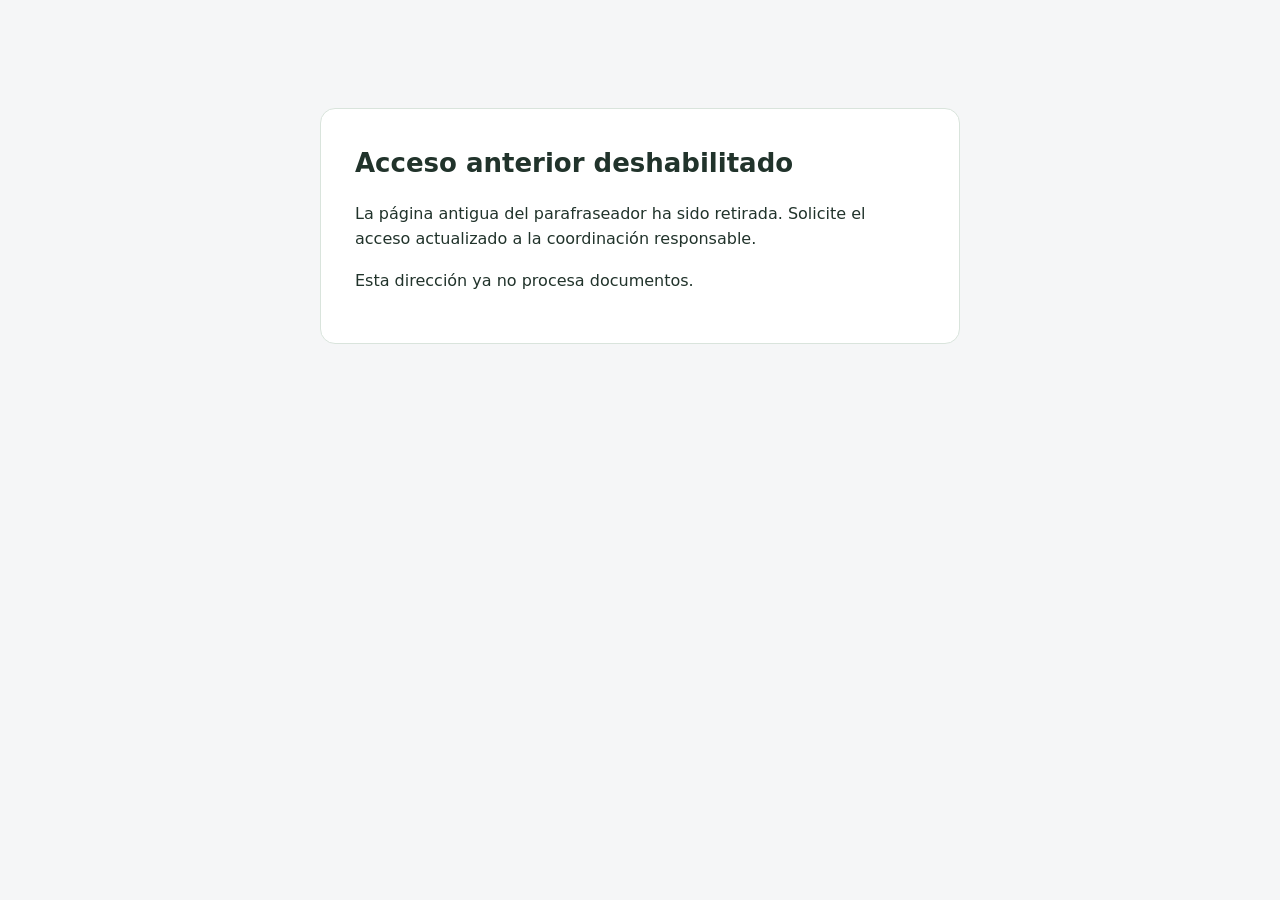
<file: parafraseador-v4.html>
<!doctype html>
<html lang="es"><head><meta charset="utf-8"><meta name="viewport" content="width=device-width, initial-scale=1">
<meta name="robots" content="noindex, nofollow"><title>Acceso anterior deshabilitado · HAWKS UA</title>
<style>body{font:16px/1.6 system-ui,Arial,sans-serif;background:#f5f6f7;color:#21332b;margin:0;padding:12vh 20px}main{max-width:570px;margin:auto;background:white;padding:34px;border:1px solid #d9e4dc;border-radius:15px}h1{font-size:26px;margin:0 0 12px}</style>
</head><body><main><h1>Acceso anterior deshabilitado</h1>
<p>La página antigua del parafraseador ha sido retirada. Solicite el acceso actualizado a la coordinación responsable.</p>
<p>Esta dirección ya no procesa documentos.</p></main></body></html>
</file>
<file: index-CMfRaoDI.css>
*,:before,:after{--tw-border-spacing-x: 0;--tw-border-spacing-y: 0;--tw-translate-x: 0;--tw-translate-y: 0;--tw-rotate: 0;--tw-skew-x: 0;--tw-skew-y: 0;--tw-scale-x: 1;--tw-scale-y: 1;--tw-pan-x: ;--tw-pan-y: ;--tw-pinch-zoom: ;--tw-scroll-snap-strictness: proximity;--tw-gradient-from-position: ;--tw-gradient-via-position: ;--tw-gradient-to-position: ;--tw-ordinal: ;--tw-slashed-zero: ;--tw-numeric-figure: ;--tw-numeric-spacing: ;--tw-numeric-fraction: ;--tw-ring-inset: ;--tw-ring-offset-width: 0px;--tw-ring-offset-color: #fff;--tw-ring-color: rgb(59 130 246 / .5);--tw-ring-offset-shadow: 0 0 #0000;--tw-ring-shadow: 0 0 #0000;--tw-shadow: 0 0 #0000;--tw-shadow-colored: 0 0 #0000;--tw-blur: ;--tw-brightness: ;--tw-contrast: ;--tw-grayscale: ;--tw-hue-rotate: ;--tw-invert: ;--tw-saturate: ;--tw-sepia: ;--tw-drop-shadow: ;--tw-backdrop-blur: ;--tw-backdrop-brightness: ;--tw-backdrop-contrast: ;--tw-backdrop-grayscale: ;--tw-backdrop-hue-rotate: ;--tw-backdrop-invert: ;--tw-backdrop-opacity: ;--tw-backdrop-saturate: ;--tw-backdrop-sepia: ;--tw-contain-size: ;--tw-contain-layout: ;--tw-contain-paint: ;--tw-contain-style: }::backdrop{--tw-border-spacing-x: 0;--tw-border-spacing-y: 0;--tw-translate-x: 0;--tw-translate-y: 0;--tw-rotate: 0;--tw-skew-x: 0;--tw-skew-y: 0;--tw-scale-x: 1;--tw-scale-y: 1;--tw-pan-x: ;--tw-pan-y: ;--tw-pinch-zoom: ;--tw-scroll-snap-strictness: proximity;--tw-gradient-from-position: ;--tw-gradient-via-position: ;--tw-gradient-to-position: ;--tw-ordinal: ;--tw-slashed-zero: ;--tw-numeric-figure: ;--tw-numeric-spacing: ;--tw-numeric-fraction: ;--tw-ring-inset: ;--tw-ring-offset-width: 0px;--tw-ring-offset-color: #fff;--tw-ring-color: rgb(59 130 246 / .5);--tw-ring-offset-shadow: 0 0 #0000;--tw-ring-shadow: 0 0 #0000;--tw-shadow: 0 0 #0000;--tw-shadow-colored: 0 0 #0000;--tw-blur: ;--tw-brightness: ;--tw-contrast: ;--tw-grayscale: ;--tw-hue-rotate: ;--tw-invert: ;--tw-saturate: ;--tw-sepia: ;--tw-drop-shadow: ;--tw-backdrop-blur: ;--tw-backdrop-brightness: ;--tw-backdrop-contrast: ;--tw-backdrop-grayscale: ;--tw-backdrop-hue-rotate: ;--tw-backdrop-invert: ;--tw-backdrop-opacity: ;--tw-backdrop-saturate: ;--tw-backdrop-sepia: ;--tw-contain-size: ;--tw-contain-layout: ;--tw-contain-paint: ;--tw-contain-style: }*,:before,:after{box-sizing:border-box;border-width:0;border-style:solid;border-color:#e5e7eb}:before,:after{--tw-content: ""}html,:host{line-height:1.5;-webkit-text-size-adjust:100%;-moz-tab-size:4;-o-tab-size:4;tab-size:4;font-family:var(--font-sans);font-feature-settings:normal;font-variation-settings:normal;-webkit-tap-highlight-color:transparent}body{margin:0;line-height:inherit}hr{height:0;color:inherit;border-top-width:1px}abbr:where([title]){-webkit-text-decoration:underline dotted;text-decoration:underline dotted}h1,h2,h3,h4,h5,h6{font-size:inherit;font-weight:inherit}a{color:inherit;text-decoration:inherit}b,strong{font-weight:bolder}code,kbd,samp,pre{font-family:var(--font-mono);font-feature-settings:normal;font-variation-settings:normal;font-size:1em}small{font-size:80%}sub,sup{font-size:75%;line-height:0;position:relative;vertical-align:baseline}sub{bottom:-.25em}sup{top:-.5em}table{text-indent:0;border-color:inherit;border-collapse:collapse}button,input,optgroup,select,textarea{font-family:inherit;font-feature-settings:inherit;font-variation-settings:inherit;font-size:100%;font-weight:inherit;line-height:inherit;letter-spacing:inherit;color:inherit;margin:0;padding:0}button,select{text-transform:none}button,input:where([type=button]),input:where([type=reset]),input:where([type=submit]){-webkit-appearance:button;background-color:transparent;background-image:none}:-moz-focusring{outline:auto}:-moz-ui-invalid{box-shadow:none}progress{vertical-align:baseline}::-webkit-inner-spin-button,::-webkit-outer-spin-button{height:auto}[type=search]{-webkit-appearance:textfield;outline-offset:-2px}::-webkit-search-decoration{-webkit-appearance:none}::-webkit-file-upload-button{-webkit-appearance:button;font:inherit}summary{display:list-item}blockquote,dl,dd,h1,h2,h3,h4,h5,h6,hr,figure,p,pre{margin:0}fieldset{margin:0;padding:0}legend{padding:0}ol,ul,menu{list-style:none;margin:0;padding:0}dialog{padding:0}textarea{resize:vertical}input::-moz-placeholder,textarea::-moz-placeholder{opacity:1;color:#9ca3af}input::placeholder,textarea::placeholder{opacity:1;color:#9ca3af}button,[role=button]{cursor:pointer}:disabled{cursor:default}img,svg,video,canvas,audio,iframe,embed,object{display:block;vertical-align:middle}img,video{max-width:100%;height:auto}[hidden]:where(:not([hidden=until-found])){display:none}*{--tw-border-opacity: 1;border-color:hsl(var(--border) / var(--tw-border-opacity, 1))}body{--tw-bg-opacity: 1;background-color:hsl(var(--background) / var(--tw-bg-opacity, 1));font-family:var(--font-sans);--tw-text-opacity: 1;color:hsl(var(--foreground) / var(--tw-text-opacity, 1));-webkit-font-smoothing:antialiased;-moz-osx-font-smoothing:grayscale}.sr-only{position:absolute;width:1px;height:1px;padding:0;margin:-1px;overflow:hidden;clip:rect(0,0,0,0);white-space:nowrap;border-width:0}.pointer-events-none{pointer-events:none}.pointer-events-auto{pointer-events:auto}.visible{visibility:visible}.invisible{visibility:hidden}.fixed{position:fixed}.absolute{position:absolute}.relative{position:relative}.inset-0{inset:0}.inset-x-0{left:0;right:0}.inset-y-0{top:0;bottom:0}.-bottom-12{bottom:-3rem}.-left-12{left:-3rem}.-right-12{right:-3rem}.-top-12{top:-3rem}.bottom-0{bottom:0}.left-0{left:0}.left-1{left:.25rem}.left-1\/2{left:50%}.left-2{left:.5rem}.left-\[50\%\]{left:50%}.right-0{right:0}.right-1{right:.25rem}.right-2{right:.5rem}.right-3{right:.75rem}.right-4{right:1rem}.top-0{top:0}.top-1\.5{top:.375rem}.top-1\/2{top:50%}.top-2{top:.5rem}.top-3\.5{top:.875rem}.top-4{top:1rem}.top-\[1px\]{top:1px}.top-\[50\%\]{top:50%}.top-\[60\%\]{top:60%}.top-full{top:100%}.z-10{z-index:10}.z-20{z-index:20}.z-50{z-index:50}.z-\[100\]{z-index:100}.z-\[1\]{z-index:1}.-mx-1{margin-left:-.25rem;margin-right:-.25rem}.mx-2{margin-left:.5rem;margin-right:.5rem}.mx-3\.5{margin-left:.875rem;margin-right:.875rem}.mx-4{margin-left:1rem;margin-right:1rem}.mx-auto{margin-left:auto;margin-right:auto}.my-0\.5{margin-top:.125rem;margin-bottom:.125rem}.my-1{margin-top:.25rem;margin-bottom:.25rem}.-ml-4{margin-left:-1rem}.-mt-4{margin-top:-1rem}.mb-1{margin-bottom:.25rem}.mb-10{margin-bottom:2.5rem}.mb-2{margin-bottom:.5rem}.mb-3{margin-bottom:.75rem}.mb-4{margin-bottom:1rem}.mb-6{margin-bottom:1.5rem}.mb-8{margin-bottom:2rem}.ml-1{margin-left:.25rem}.ml-2{margin-left:.5rem}.ml-auto{margin-left:auto}.mr-2{margin-right:.5rem}.mt-0\.5{margin-top:.125rem}.mt-1{margin-top:.25rem}.mt-1\.5{margin-top:.375rem}.mt-10{margin-top:2.5rem}.mt-14{margin-top:3.5rem}.mt-16{margin-top:4rem}.mt-2{margin-top:.5rem}.mt-24{margin-top:6rem}.mt-3{margin-top:.75rem}.mt-4{margin-top:1rem}.mt-6{margin-top:1.5rem}.mt-8{margin-top:2rem}.mt-auto{margin-top:auto}.block{display:block}.flex{display:flex}.inline-flex{display:inline-flex}.table{display:table}.grid{display:grid}.hidden{display:none}.aspect-square{aspect-ratio:1 / 1}.aspect-video{aspect-ratio:16 / 9}.size-4{width:1rem;height:1rem}.h-1{height:.25rem}.h-1\.5{height:.375rem}.h-10{height:2.5rem}.h-11{height:2.75rem}.h-12{height:3rem}.h-14{height:3.5rem}.h-2{height:.5rem}.h-2\.5{height:.625rem}.h-3{height:.75rem}.h-3\.5{height:.875rem}.h-4{height:1rem}.h-5{height:1.25rem}.h-6{height:1.5rem}.h-7{height:1.75rem}.h-8{height:2rem}.h-9{height:2.25rem}.h-\[1px\]{height:1px}.h-\[var\(--radix-navigation-menu-viewport-height\)\]{height:var(--radix-navigation-menu-viewport-height)}.h-\[var\(--radix-select-trigger-height\)\]{height:var(--radix-select-trigger-height)}.h-auto{height:auto}.h-full{height:100%}.h-px{height:1px}.h-svh{height:100svh}.max-h-64{max-height:16rem}.max-h-\[--radix-context-menu-content-available-height\]{max-height:var(--radix-context-menu-content-available-height)}.max-h-\[--radix-select-content-available-height\]{max-height:var(--radix-select-content-available-height)}.max-h-\[300px\]{max-height:300px}.max-h-\[var\(--radix-dropdown-menu-content-available-height\)\]{max-height:var(--radix-dropdown-menu-content-available-height)}.max-h-screen{max-height:100vh}.min-h-0{min-height:0px}.min-h-10{min-height:2.5rem}.min-h-8{min-height:2rem}.min-h-9{min-height:2.25rem}.min-h-\[160px\]{min-height:160px}.min-h-\[80px\]{min-height:80px}.min-h-screen{min-height:100vh}.min-h-svh{min-height:100svh}.w-0{width:0px}.w-1{width:.25rem}.w-10{width:2.5rem}.w-11{width:2.75rem}.w-12{width:3rem}.w-14{width:3.5rem}.w-2{width:.5rem}.w-2\.5{width:.625rem}.w-3{width:.75rem}.w-3\.5{width:.875rem}.w-3\/4{width:75%}.w-4{width:1rem}.w-5{width:1.25rem}.w-6{width:1.5rem}.w-64{width:16rem}.w-7{width:1.75rem}.w-72{width:18rem}.w-8{width:2rem}.w-9{width:2.25rem}.w-\[100px\]{width:100px}.w-\[1px\]{width:1px}.w-\[var\(--sidebar-width\)\]{width:var(--sidebar-width)}.w-auto{width:auto}.w-full{width:100%}.w-max{width:-moz-max-content;width:max-content}.w-px{width:1px}.min-w-0{min-width:0px}.min-w-10{min-width:2.5rem}.min-w-11{min-width:2.75rem}.min-w-5{min-width:1.25rem}.min-w-9{min-width:2.25rem}.min-w-\[12rem\]{min-width:12rem}.min-w-\[8rem\]{min-width:8rem}.min-w-\[var\(--radix-select-trigger-width\)\]{min-width:var(--radix-select-trigger-width)}.max-w-2xl{max-width:42rem}.max-w-3xl{max-width:48rem}.max-w-4xl{max-width:56rem}.max-w-6xl{max-width:72rem}.max-w-\[var\(--skeleton-width\)\]{max-width:var(--skeleton-width)}.max-w-lg{max-width:32rem}.max-w-max{max-width:-moz-max-content;max-width:max-content}.max-w-md{max-width:28rem}.flex-1{flex:1 1 0%}.flex-shrink-0,.shrink-0{flex-shrink:0}.grow{flex-grow:1}.grow-0{flex-grow:0}.basis-full{flex-basis:100%}.caption-bottom{caption-side:bottom}.border-collapse{border-collapse:collapse}.origin-\[--radix-context-menu-content-transform-origin\]{transform-origin:var(--radix-context-menu-content-transform-origin)}.origin-\[--radix-dropdown-menu-content-transform-origin\]{transform-origin:var(--radix-dropdown-menu-content-transform-origin)}.origin-\[--radix-hover-card-content-transform-origin\]{transform-origin:var(--radix-hover-card-content-transform-origin)}.origin-\[--radix-menubar-content-transform-origin\]{transform-origin:var(--radix-menubar-content-transform-origin)}.origin-\[--radix-popover-content-transform-origin\]{transform-origin:var(--radix-popover-content-transform-origin)}.origin-\[--radix-select-content-transform-origin\]{transform-origin:var(--radix-select-content-transform-origin)}.origin-\[--radix-tooltip-content-transform-origin\]{transform-origin:var(--radix-tooltip-content-transform-origin)}.-translate-x-1\/2{--tw-translate-x: -50%;transform:translate(var(--tw-translate-x),var(--tw-translate-y)) rotate(var(--tw-rotate)) skew(var(--tw-skew-x)) skewY(var(--tw-skew-y)) scaleX(var(--tw-scale-x)) scaleY(var(--tw-scale-y))}.-translate-x-px{--tw-translate-x: -1px;transform:translate(var(--tw-translate-x),var(--tw-translate-y)) rotate(var(--tw-rotate)) skew(var(--tw-skew-x)) skewY(var(--tw-skew-y)) scaleX(var(--tw-scale-x)) scaleY(var(--tw-scale-y))}.-translate-y-1\/2{--tw-translate-y: -50%;transform:translate(var(--tw-translate-x),var(--tw-translate-y)) rotate(var(--tw-rotate)) skew(var(--tw-skew-x)) skewY(var(--tw-skew-y)) scaleX(var(--tw-scale-x)) scaleY(var(--tw-scale-y))}.translate-x-\[-50\%\]{--tw-translate-x: -50%;transform:translate(var(--tw-translate-x),var(--tw-translate-y)) rotate(var(--tw-rotate)) skew(var(--tw-skew-x)) skewY(var(--tw-skew-y)) scaleX(var(--tw-scale-x)) scaleY(var(--tw-scale-y))}.translate-x-px{--tw-translate-x: 1px;transform:translate(var(--tw-translate-x),var(--tw-translate-y)) rotate(var(--tw-rotate)) skew(var(--tw-skew-x)) skewY(var(--tw-skew-y)) scaleX(var(--tw-scale-x)) scaleY(var(--tw-scale-y))}.translate-y-\[-50\%\]{--tw-translate-y: -50%;transform:translate(var(--tw-translate-x),var(--tw-translate-y)) rotate(var(--tw-rotate)) skew(var(--tw-skew-x)) skewY(var(--tw-skew-y)) scaleX(var(--tw-scale-x)) scaleY(var(--tw-scale-y))}.rotate-45{--tw-rotate: 45deg;transform:translate(var(--tw-translate-x),var(--tw-translate-y)) rotate(var(--tw-rotate)) skew(var(--tw-skew-x)) skewY(var(--tw-skew-y)) scaleX(var(--tw-scale-x)) scaleY(var(--tw-scale-y))}.rotate-90{--tw-rotate: 90deg;transform:translate(var(--tw-translate-x),var(--tw-translate-y)) rotate(var(--tw-rotate)) skew(var(--tw-skew-x)) skewY(var(--tw-skew-y)) scaleX(var(--tw-scale-x)) scaleY(var(--tw-scale-y))}.transform{transform:translate(var(--tw-translate-x),var(--tw-translate-y)) rotate(var(--tw-rotate)) skew(var(--tw-skew-x)) skewY(var(--tw-skew-y)) scaleX(var(--tw-scale-x)) scaleY(var(--tw-scale-y))}@keyframes pulse{50%{opacity:.5}}.animate-pulse{animation:pulse 2s cubic-bezier(.4,0,.6,1) infinite}@keyframes spin{to{transform:rotate(360deg)}}.animate-spin{animation:spin 1s linear infinite}.cursor-default{cursor:default}.cursor-pointer{cursor:pointer}.touch-none{touch-action:none}.select-none{-webkit-user-select:none;-moz-user-select:none;user-select:none}.list-none{list-style-type:none}.grid-cols-1{grid-template-columns:repeat(1,minmax(0,1fr))}.grid-cols-2{grid-template-columns:repeat(2,minmax(0,1fr))}.flex-row{flex-direction:row}.flex-col{flex-direction:column}.flex-col-reverse{flex-direction:column-reverse}.flex-wrap{flex-wrap:wrap}.items-start{align-items:flex-start}.items-end{align-items:flex-end}.items-center{align-items:center}.items-baseline{align-items:baseline}.items-stretch{align-items:stretch}.justify-center{justify-content:center}.justify-between{justify-content:space-between}.gap-1{gap:.25rem}.gap-1\.5{gap:.375rem}.gap-2{gap:.5rem}.gap-3{gap:.75rem}.gap-4{gap:1rem}.gap-6{gap:1.5rem}.gap-x-8{-moz-column-gap:2rem;column-gap:2rem}.gap-y-2{row-gap:.5rem}.space-x-1>:not([hidden])~:not([hidden]){--tw-space-x-reverse: 0;margin-right:calc(.25rem * var(--tw-space-x-reverse));margin-left:calc(.25rem * calc(1 - var(--tw-space-x-reverse)))}.space-x-4>:not([hidden])~:not([hidden]){--tw-space-x-reverse: 0;margin-right:calc(1rem * var(--tw-space-x-reverse));margin-left:calc(1rem * calc(1 - var(--tw-space-x-reverse)))}.space-y-1>:not([hidden])~:not([hidden]){--tw-space-y-reverse: 0;margin-top:calc(.25rem * calc(1 - var(--tw-space-y-reverse)));margin-bottom:calc(.25rem * var(--tw-space-y-reverse))}.space-y-1\.5>:not([hidden])~:not([hidden]){--tw-space-y-reverse: 0;margin-top:calc(.375rem * calc(1 - var(--tw-space-y-reverse)));margin-bottom:calc(.375rem * var(--tw-space-y-reverse))}.space-y-2>:not([hidden])~:not([hidden]){--tw-space-y-reverse: 0;margin-top:calc(.5rem * calc(1 - var(--tw-space-y-reverse)));margin-bottom:calc(.5rem * var(--tw-space-y-reverse))}.space-y-4>:not([hidden])~:not([hidden]){--tw-space-y-reverse: 0;margin-top:calc(1rem * calc(1 - var(--tw-space-y-reverse)));margin-bottom:calc(1rem * var(--tw-space-y-reverse))}.space-y-6>:not([hidden])~:not([hidden]){--tw-space-y-reverse: 0;margin-top:calc(1.5rem * calc(1 - var(--tw-space-y-reverse)));margin-bottom:calc(1.5rem * var(--tw-space-y-reverse))}.space-y-8>:not([hidden])~:not([hidden]){--tw-space-y-reverse: 0;margin-top:calc(2rem * calc(1 - var(--tw-space-y-reverse)));margin-bottom:calc(2rem * var(--tw-space-y-reverse))}.overflow-auto{overflow:auto}.overflow-hidden{overflow:hidden}.overflow-x-auto{overflow-x:auto}.overflow-y-auto{overflow-y:auto}.overflow-x-hidden{overflow-x:hidden}.truncate{overflow:hidden;text-overflow:ellipsis;white-space:nowrap}.whitespace-nowrap{white-space:nowrap}.whitespace-pre-wrap{white-space:pre-wrap}.break-words{overflow-wrap:break-word}.rounded{border-radius:.25rem}.rounded-\[2px\]{border-radius:2px}.rounded-\[inherit\]{border-radius:inherit}.rounded-full{border-radius:9999px}.rounded-lg{border-radius:.5625rem}.rounded-md{border-radius:.375rem}.rounded-xl{border-radius:.75rem}.rounded-xs{border-radius:.1875rem}.rounded-t-\[10px\]{border-top-left-radius:10px;border-top-right-radius:10px}.rounded-tl-xs{border-top-left-radius:.1875rem}.border{border-width:1px}.border-2{border-width:2px}.border-\[1\.5px\]{border-width:1.5px}.border-y{border-top-width:1px;border-bottom-width:1px}.border-b{border-bottom-width:1px}.border-l{border-left-width:1px}.border-r{border-right-width:1px}.border-t{border-top-width:1px}.border-dashed{border-style:dashed}.border-\[--color-border\]{border-color:var(--color-border)}.border-amber-500\/30{border-color:#f59e0b4d}.border-amber-500\/40{border-color:#f59e0b66}.border-border{--tw-border-opacity: 1;border-color:hsl(var(--border) / var(--tw-border-opacity, 1))}.border-border\/50{border-color:hsl(var(--border) / .5)}.border-card-border{--tw-border-opacity: 1;border-color:hsl(var(--card-border) / var(--tw-border-opacity, 1))}.border-destructive{--tw-border-opacity: 1;border-color:hsl(var(--destructive) / var(--tw-border-opacity, 1))}.border-destructive-border{border-color:var(--destructive-border)}.border-destructive\/30{border-color:hsl(var(--destructive) / .3)}.border-destructive\/40{border-color:hsl(var(--destructive) / .4)}.border-destructive\/50{border-color:hsl(var(--destructive) / .5)}.border-input{--tw-border-opacity: 1;border-color:hsl(var(--input) / var(--tw-border-opacity, 1))}.border-muted{--tw-border-opacity: 1;border-color:hsl(var(--muted) / var(--tw-border-opacity, 1))}.border-muted-foreground\/40{border-color:hsl(var(--muted-foreground) / .4)}.border-primary{--tw-border-opacity: 1;border-color:hsl(var(--primary) / var(--tw-border-opacity, 1))}.border-primary-border{border-color:var(--primary-border)}.border-primary\/20{border-color:hsl(var(--primary) / .2)}.border-primary\/30{border-color:hsl(var(--primary) / .3)}.border-primary\/40{border-color:hsl(var(--primary) / .4)}.border-secondary-border{border-color:var(--secondary-border)}.border-sidebar-border{--tw-border-opacity: 1;border-color:hsl(var(--sidebar-border) / var(--tw-border-opacity, 1))}.border-transparent{border-color:transparent}.border-l-transparent{border-left-color:transparent}.border-t-transparent{border-top-color:transparent}.bg-\[--color-bg\]{background-color:var(--color-bg)}.bg-accent{--tw-bg-opacity: 1;background-color:hsl(var(--accent) / var(--tw-bg-opacity, 1))}.bg-accent\/40{background-color:hsl(var(--accent) / .4)}.bg-amber-50{--tw-bg-opacity: 1;background-color:rgb(255 251 235 / var(--tw-bg-opacity, 1))}.bg-amber-500{--tw-bg-opacity: 1;background-color:rgb(245 158 11 / var(--tw-bg-opacity, 1))}.bg-amber-500\/5{background-color:#f59e0b0d}.bg-background{--tw-bg-opacity: 1;background-color:hsl(var(--background) / var(--tw-bg-opacity, 1))}.bg-black\/80{background-color:#000c}.bg-border{--tw-bg-opacity: 1;background-color:hsl(var(--border) / var(--tw-bg-opacity, 1))}.bg-card{--tw-bg-opacity: 1;background-color:hsl(var(--card) / var(--tw-bg-opacity, 1))}.bg-card\/50{background-color:hsl(var(--card) / .5)}.bg-destructive{--tw-bg-opacity: 1;background-color:hsl(var(--destructive) / var(--tw-bg-opacity, 1))}.bg-destructive\/10{background-color:hsl(var(--destructive) / .1)}.bg-destructive\/5{background-color:hsl(var(--destructive) / .05)}.bg-foreground{--tw-bg-opacity: 1;background-color:hsl(var(--foreground) / var(--tw-bg-opacity, 1))}.bg-gray-50{--tw-bg-opacity: 1;background-color:rgb(249 250 251 / var(--tw-bg-opacity, 1))}.bg-muted{--tw-bg-opacity: 1;background-color:hsl(var(--muted) / var(--tw-bg-opacity, 1))}.bg-muted-foreground{--tw-bg-opacity: 1;background-color:hsl(var(--muted-foreground) / var(--tw-bg-opacity, 1))}.bg-muted\/40{background-color:hsl(var(--muted) / .4)}.bg-muted\/50{background-color:hsl(var(--muted) / .5)}.bg-muted\/60{background-color:hsl(var(--muted) / .6)}.bg-popover{--tw-bg-opacity: 1;background-color:hsl(var(--popover) / var(--tw-bg-opacity, 1))}.bg-primary{--tw-bg-opacity: 1;background-color:hsl(var(--primary) / var(--tw-bg-opacity, 1))}.bg-primary\/10{background-color:hsl(var(--primary) / .1)}.bg-primary\/5{background-color:hsl(var(--primary) / .05)}.bg-secondary{--tw-bg-opacity: 1;background-color:hsl(var(--secondary) / var(--tw-bg-opacity, 1))}.bg-sidebar{--tw-bg-opacity: 1;background-color:hsl(var(--sidebar) / var(--tw-bg-opacity, 1))}.bg-sidebar-border{--tw-bg-opacity: 1;background-color:hsl(var(--sidebar-border) / var(--tw-bg-opacity, 1))}.bg-transparent{background-color:transparent}.fill-current{fill:currentColor}.p-0{padding:0}.p-1{padding:.25rem}.p-10{padding:2.5rem}.p-2{padding:.5rem}.p-3{padding:.75rem}.p-4{padding:1rem}.p-5{padding:1.25rem}.p-6{padding:1.5rem}.p-\[1px\]{padding:1px}.px-1{padding-left:.25rem;padding-right:.25rem}.px-2{padding-left:.5rem;padding-right:.5rem}.px-2\.5{padding-left:.625rem;padding-right:.625rem}.px-3{padding-left:.75rem;padding-right:.75rem}.px-4{padding-left:1rem;padding-right:1rem}.px-5{padding-left:1.25rem;padding-right:1.25rem}.px-6{padding-left:1.5rem;padding-right:1.5rem}.px-8{padding-left:2rem;padding-right:2rem}.py-0\.5{padding-top:.125rem;padding-bottom:.125rem}.py-1{padding-top:.25rem;padding-bottom:.25rem}.py-1\.5{padding-top:.375rem;padding-bottom:.375rem}.py-10{padding-top:2.5rem;padding-bottom:2.5rem}.py-12{padding-top:3rem;padding-bottom:3rem}.py-14{padding-top:3.5rem;padding-bottom:3.5rem}.py-16{padding-top:4rem;padding-bottom:4rem}.py-2{padding-top:.5rem;padding-bottom:.5rem}.py-24{padding-top:6rem;padding-bottom:6rem}.py-3{padding-top:.75rem;padding-bottom:.75rem}.py-4{padding-top:1rem;padding-bottom:1rem}.py-5{padding-top:1.25rem;padding-bottom:1.25rem}.py-6{padding-top:1.5rem;padding-bottom:1.5rem}.py-8{padding-top:2rem;padding-bottom:2rem}.pb-3{padding-bottom:.75rem}.pb-4{padding-bottom:1rem}.pl-2\.5{padding-left:.625rem}.pl-4{padding-left:1rem}.pl-8{padding-left:2rem}.pr-2{padding-right:.5rem}.pr-2\.5{padding-right:.625rem}.pr-8{padding-right:2rem}.pt-0{padding-top:0}.pt-1{padding-top:.25rem}.pt-3{padding-top:.75rem}.pt-4{padding-top:1rem}.pt-6{padding-top:1.5rem}.text-left{text-align:left}.text-center{text-align:center}.text-right{text-align:right}.align-middle{vertical-align:middle}.font-mono{font-family:var(--font-mono)}.text-2xl{font-size:1.5rem;line-height:2rem}.text-\[0\.8rem\]{font-size:.8rem}.text-\[10px\]{font-size:10px}.text-base{font-size:1rem;line-height:1.5rem}.text-lg{font-size:1.125rem;line-height:1.75rem}.text-sm{font-size:.875rem;line-height:1.25rem}.text-xl{font-size:1.25rem;line-height:1.75rem}.text-xs{font-size:.75rem;line-height:1rem}.font-bold{font-weight:700}.font-medium{font-weight:500}.font-normal{font-weight:400}.font-semibold{font-weight:600}.uppercase{text-transform:uppercase}.tabular-nums{--tw-numeric-spacing: tabular-nums;font-variant-numeric:var(--tw-ordinal) var(--tw-slashed-zero) var(--tw-numeric-figure) var(--tw-numeric-spacing) var(--tw-numeric-fraction)}.leading-none{line-height:1}.leading-relaxed{line-height:1.625}.leading-tight{line-height:1.25}.tracking-tight{letter-spacing:-.025em}.tracking-wide{letter-spacing:.025em}.tracking-widest{letter-spacing:.1em}.text-accent-foreground{--tw-text-opacity: 1;color:hsl(var(--accent-foreground) / var(--tw-text-opacity, 1))}.text-amber-600{--tw-text-opacity: 1;color:rgb(217 119 6 / var(--tw-text-opacity, 1))}.text-card-foreground{--tw-text-opacity: 1;color:hsl(var(--card-foreground) / var(--tw-text-opacity, 1))}.text-current{color:currentColor}.text-destructive{--tw-text-opacity: 1;color:hsl(var(--destructive) / var(--tw-text-opacity, 1))}.text-destructive-foreground{--tw-text-opacity: 1;color:hsl(var(--destructive-foreground) / var(--tw-text-opacity, 1))}.text-foreground{--tw-text-opacity: 1;color:hsl(var(--foreground) / var(--tw-text-opacity, 1))}.text-foreground\/50{color:hsl(var(--foreground) / .5)}.text-gray-600{--tw-text-opacity: 1;color:rgb(75 85 99 / var(--tw-text-opacity, 1))}.text-gray-900{--tw-text-opacity: 1;color:rgb(17 24 39 / var(--tw-text-opacity, 1))}.text-green-600{--tw-text-opacity: 1;color:rgb(22 163 74 / var(--tw-text-opacity, 1))}.text-green-700{--tw-text-opacity: 1;color:rgb(21 128 61 / var(--tw-text-opacity, 1))}.text-muted-foreground{--tw-text-opacity: 1;color:hsl(var(--muted-foreground) / var(--tw-text-opacity, 1))}.text-muted-foreground\/70{color:hsl(var(--muted-foreground) / .7)}.text-popover-foreground{--tw-text-opacity: 1;color:hsl(var(--popover-foreground) / var(--tw-text-opacity, 1))}.text-primary{--tw-text-opacity: 1;color:hsl(var(--primary) / var(--tw-text-opacity, 1))}.text-primary-foreground{--tw-text-opacity: 1;color:hsl(var(--primary-foreground) / var(--tw-text-opacity, 1))}.text-primary-foreground\/80{color:hsl(var(--primary-foreground) / .8)}.text-red-500{--tw-text-opacity: 1;color:rgb(239 68 68 / var(--tw-text-opacity, 1))}.text-red-600{--tw-text-opacity: 1;color:rgb(220 38 38 / var(--tw-text-opacity, 1))}.text-secondary-foreground{--tw-text-opacity: 1;color:hsl(var(--secondary-foreground) / var(--tw-text-opacity, 1))}.text-sidebar-foreground{--tw-text-opacity: 1;color:hsl(var(--sidebar-foreground) / var(--tw-text-opacity, 1))}.text-sidebar-foreground\/70{color:hsl(var(--sidebar-foreground) / .7)}.text-white{--tw-text-opacity: 1;color:rgb(255 255 255 / var(--tw-text-opacity, 1))}.opacity-0{opacity:0}.opacity-50{opacity:.5}.opacity-60{opacity:.6}.opacity-70{opacity:.7}.opacity-90{opacity:.9}.shadow-\[0_0_0_1px_hsl\(var\(--sidebar-border\)\)\]{--tw-shadow: 0 0 0 1px hsl(var(--sidebar-border));--tw-shadow-colored: 0 0 0 1px var(--tw-shadow-color);box-shadow:var(--tw-ring-offset-shadow, 0 0 #0000),var(--tw-ring-shadow, 0 0 #0000),var(--tw-shadow)}.shadow-lg{--tw-shadow: 0 10px 15px -3px rgb(0 0 0 / .1), 0 4px 6px -4px rgb(0 0 0 / .1);--tw-shadow-colored: 0 10px 15px -3px var(--tw-shadow-color), 0 4px 6px -4px var(--tw-shadow-color);box-shadow:var(--tw-ring-offset-shadow, 0 0 #0000),var(--tw-ring-shadow, 0 0 #0000),var(--tw-shadow)}.shadow-md{--tw-shadow: 0 4px 6px -1px rgb(0 0 0 / .1), 0 2px 4px -2px rgb(0 0 0 / .1);--tw-shadow-colored: 0 4px 6px -1px var(--tw-shadow-color), 0 2px 4px -2px var(--tw-shadow-color);box-shadow:var(--tw-ring-offset-shadow, 0 0 #0000),var(--tw-ring-shadow, 0 0 #0000),var(--tw-shadow)}.shadow-none{--tw-shadow: 0 0 #0000;--tw-shadow-colored: 0 0 #0000;box-shadow:var(--tw-ring-offset-shadow, 0 0 #0000),var(--tw-ring-shadow, 0 0 #0000),var(--tw-shadow)}.shadow-xl{--tw-shadow: 0 20px 25px -5px rgb(0 0 0 / .1), 0 8px 10px -6px rgb(0 0 0 / .1);--tw-shadow-colored: 0 20px 25px -5px var(--tw-shadow-color), 0 8px 10px -6px var(--tw-shadow-color);box-shadow:var(--tw-ring-offset-shadow, 0 0 #0000),var(--tw-ring-shadow, 0 0 #0000),var(--tw-shadow)}.shadow-xs{--tw-shadow: 0 1px 2px 0 rgb(0 0 0 / .05);--tw-shadow-colored: 0 1px 2px 0 var(--tw-shadow-color);box-shadow:var(--tw-ring-offset-shadow, 0 0 #0000),var(--tw-ring-shadow, 0 0 #0000),var(--tw-shadow)}.outline-none{outline:2px solid transparent;outline-offset:2px}.outline{outline-style:solid}.outline-2{outline-width:2px}.outline-offset-2{outline-offset:2px}.outline-transparent{outline-color:transparent}.ring-0{--tw-ring-offset-shadow: var(--tw-ring-inset) 0 0 0 var(--tw-ring-offset-width) var(--tw-ring-offset-color);--tw-ring-shadow: var(--tw-ring-inset) 0 0 0 calc(0px + var(--tw-ring-offset-width)) var(--tw-ring-color);box-shadow:var(--tw-ring-offset-shadow),var(--tw-ring-shadow),var(--tw-shadow, 0 0 #0000)}.ring-1{--tw-ring-offset-shadow: var(--tw-ring-inset) 0 0 0 var(--tw-ring-offset-width) var(--tw-ring-offset-color);--tw-ring-shadow: var(--tw-ring-inset) 0 0 0 calc(1px + var(--tw-ring-offset-width)) var(--tw-ring-color);box-shadow:var(--tw-ring-offset-shadow),var(--tw-ring-shadow),var(--tw-shadow, 0 0 #0000)}.ring-2{--tw-ring-offset-shadow: var(--tw-ring-inset) 0 0 0 var(--tw-ring-offset-width) var(--tw-ring-offset-color);--tw-ring-shadow: var(--tw-ring-inset) 0 0 0 calc(2px + var(--tw-ring-offset-width)) var(--tw-ring-color);box-shadow:var(--tw-ring-offset-shadow),var(--tw-ring-shadow),var(--tw-shadow, 0 0 #0000)}.ring-primary{--tw-ring-opacity: 1;--tw-ring-color: hsl(var(--primary) / var(--tw-ring-opacity, 1))}.ring-ring{--tw-ring-opacity: 1;--tw-ring-color: hsl(var(--ring) / var(--tw-ring-opacity, 1))}.ring-sidebar-ring{--tw-ring-opacity: 1;--tw-ring-color: hsl(var(--sidebar-ring) / var(--tw-ring-opacity, 1))}.ring-offset-background{--tw-ring-offset-color: hsl(var(--background) / 1)}.filter{filter:var(--tw-blur) var(--tw-brightness) var(--tw-contrast) var(--tw-grayscale) var(--tw-hue-rotate) var(--tw-invert) var(--tw-saturate) var(--tw-sepia) var(--tw-drop-shadow)}.transition{transition-property:color,background-color,border-color,text-decoration-color,fill,stroke,opacity,box-shadow,transform,filter,backdrop-filter;transition-timing-function:cubic-bezier(.4,0,.2,1);transition-duration:.15s}.transition-\[left\,right\,width\]{transition-property:left,right,width;transition-timing-function:cubic-bezier(.4,0,.2,1);transition-duration:.15s}.transition-\[margin\,opacity\]{transition-property:margin,opacity;transition-timing-function:cubic-bezier(.4,0,.2,1);transition-duration:.15s}.transition-\[width\,height\,padding\]{transition-property:width,height,padding;transition-timing-function:cubic-bezier(.4,0,.2,1);transition-duration:.15s}.transition-\[width\]{transition-property:width;transition-timing-function:cubic-bezier(.4,0,.2,1);transition-duration:.15s}.transition-all{transition-property:all;transition-timing-function:cubic-bezier(.4,0,.2,1);transition-duration:.15s}.transition-colors{transition-property:color,background-color,border-color,text-decoration-color,fill,stroke;transition-timing-function:cubic-bezier(.4,0,.2,1);transition-duration:.15s}.transition-opacity{transition-property:opacity;transition-timing-function:cubic-bezier(.4,0,.2,1);transition-duration:.15s}.transition-transform{transition-property:transform;transition-timing-function:cubic-bezier(.4,0,.2,1);transition-duration:.15s}.duration-1000{transition-duration:1s}.duration-200{transition-duration:.2s}.ease-in-out{transition-timing-function:cubic-bezier(.4,0,.2,1)}.ease-linear{transition-timing-function:linear}@keyframes enter{0%{opacity:var(--tw-enter-opacity, 1);transform:translate3d(var(--tw-enter-translate-x, 0),var(--tw-enter-translate-y, 0),0) scale3d(var(--tw-enter-scale, 1),var(--tw-enter-scale, 1),var(--tw-enter-scale, 1)) rotate(var(--tw-enter-rotate, 0))}}@keyframes exit{to{opacity:var(--tw-exit-opacity, 1);transform:translate3d(var(--tw-exit-translate-x, 0),var(--tw-exit-translate-y, 0),0) scale3d(var(--tw-exit-scale, 1),var(--tw-exit-scale, 1),var(--tw-exit-scale, 1)) rotate(var(--tw-exit-rotate, 0))}}.animate-in{animation-name:enter;animation-duration:.15s;--tw-enter-opacity: initial;--tw-enter-scale: initial;--tw-enter-rotate: initial;--tw-enter-translate-x: initial;--tw-enter-translate-y: initial}.fade-in-0{--tw-enter-opacity: 0}.fade-in-80{--tw-enter-opacity: .8}.zoom-in-95{--tw-enter-scale: .95}.duration-1000{animation-duration:1s}.duration-200{animation-duration:.2s}.ease-in-out{animation-timing-function:cubic-bezier(.4,0,.2,1)}.ease-linear{animation-timing-function:linear}input[type=search]::-webkit-search-cancel-button{display:none}[contenteditable][data-placeholder]:empty:before{content:attr(data-placeholder);color:hsl(var(--muted-foreground));pointer-events:none}.border.toggle-elevate:before{inset:-1px}.hover-elevate:not(.no-default-hover-elevate),.active-elevate:not(.no-default-active-elevate),.hover-elevate-2:not(.no-default-hover-elevate),.active-elevate-2:not(.no-default-active-elevate){position:relative;z-index:0}.hover-elevate:not(.no-default-hover-elevate):after,.active-elevate:not(.no-default-active-elevate):after,.hover-elevate-2:not(.no-default-hover-elevate):after,.active-elevate-2:not(.no-default-active-elevate):after{content:"";pointer-events:none;position:absolute;inset:0;border-radius:inherit;z-index:999}.hover-elevate:hover:not(.no-default-hover-elevate):after,.active-elevate:active:not(.no-default-active-elevate):after{background-color:var(--elevate-1)}.hover-elevate-2:hover:not(.no-default-hover-elevate):after,.active-elevate-2:active:not(.no-default-active-elevate):after{background-color:var(--elevate-2)}.border.hover-elevate:not(.no-hover-interaction-elevate):after,.border.active-elevate:not(.no-active-interaction-elevate):after,.border.hover-elevate-2:not(.no-hover-interaction-elevate):after,.border.active-elevate-2:not(.no-active-interaction-elevate):after{inset:-1px}.\[border-color\:var\(--badge-outline\)\]{border-color:var(--badge-outline)}.\[border-color\:var\(--button-outline\)\]{border-color:var(--button-outline)}:root{--button-outline: rgba(0, 0, 0, .1);--badge-outline: rgba(0, 0, 0, .05);--opaque-button-border-intensity: -8;--elevate-1: rgba(0, 0, 0, .03);--elevate-2: rgba(0, 0, 0, .08);--background: 0 0% 100%;--foreground: 0 0% 9%;--border: 0 0% 91%;--card: 0 0% 98%;--card-foreground: 0 0% 9%;--card-border: 0 0% 94%;--sidebar: 0 0% 96%;--sidebar-foreground: 0 0% 9%;--sidebar-border: 0 0% 92%;--sidebar-primary: 158 64% 27%;--sidebar-primary-foreground: 0 0% 98%;--sidebar-accent: 0 0% 89%;--sidebar-accent-foreground: 0 0% 9%;--sidebar-ring: 158 64% 27%;--popover: 0 0% 95%;--popover-foreground: 0 0% 9%;--popover-border: 0 0% 91%;--primary: 158 64% 27%;--primary-foreground: 0 0% 98%;--secondary: 0 0% 92%;--secondary-foreground: 0 0% 9%;--muted: 0 0% 93%;--muted-foreground: 0 0% 40%;--accent: 158 30% 92%;--accent-foreground: 158 64% 20%;--destructive: 0 72% 42%;--destructive-foreground: 0 0% 98%;--input: 0 0% 75%;--ring: 158 64% 27%;--chart-1: 221 83% 45%;--chart-2: 262 83% 48%;--chart-3: 173 58% 39%;--chart-4: 43 74% 49%;--chart-5: 27 87% 55%;--font-sans: "Inter", "Open Sans", system-ui, sans-serif;--font-serif: Georgia, serif;--font-mono: Menlo, monospace;--radius: .5rem;--shadow-2xs: 0px 2px 0px 0px hsl(0 0% 0% / 0);--shadow-xs: 0px 2px 0px 0px hsl(0 0% 0% / 0);--shadow-sm: 0px 2px 0px 0px hsl(0 0% 0% / 0), 0px 1px 2px -1px hsl(0 0% 0% / 0);--shadow: 0px 2px 0px 0px hsl(0 0% 0% / 0), 0px 1px 2px -1px hsl(0 0% 0% / 0);--shadow-md: 0px 2px 0px 0px hsl(0 0% 0% / 0), 0px 2px 4px -1px hsl(0 0% 0% / 0);--shadow-lg: 0px 2px 0px 0px hsl(0 0% 0% / 0), 0px 4px 6px -1px hsl(0 0% 0% / 0);--shadow-xl: 0px 2px 0px 0px hsl(0 0% 0% / 0), 0px 8px 10px -1px hsl(0 0% 0% / 0);--shadow-2xl: 0px 2px 0px 0px hsl(0 0% 0% / 0);--tracking-normal: 0em;--spacing: .25rem;--sidebar-primary-border: hsl(var(--sidebar-primary));--sidebar-primary-border: hsl( from hsl(var(--sidebar-primary)) h s calc(l + var(--opaque-button-border-intensity)) / alpha );--sidebar-accent-border: hsl(var(--sidebar-accent));--sidebar-accent-border: hsl( from hsl(var(--sidebar-accent)) h s calc(l + var(--opaque-button-border-intensity)) / alpha );--primary-border: hsl(var(--primary));--primary-border: hsl( from hsl(var(--primary)) h s calc(l + var(--opaque-button-border-intensity)) / alpha );--secondary-border: hsl(var(--secondary));--secondary-border: hsl( from hsl(var(--secondary)) h s calc(l + var(--opaque-button-border-intensity)) / alpha );--muted-border: hsl(var(--muted));--muted-border: hsl( from hsl(var(--muted)) h s calc(l + var(--opaque-button-border-intensity)) / alpha );--accent-border: hsl(var(--accent));--accent-border: hsl( from hsl(var(--accent)) h s calc(l + var(--opaque-button-border-intensity)) / alpha );--destructive-border: hsl(var(--destructive));--destructive-border: hsl( from hsl(var(--destructive)) h s calc(l + var(--opaque-button-border-intensity)) / alpha )}.dark{--button-outline: rgba(255, 255, 255, .1);--badge-outline: rgba(255, 255, 255, .05);--opaque-button-border-intensity: 9;--elevate-1: rgba(255, 255, 255, .04);--elevate-2: rgba(255, 255, 255, .09);--background: 0 0% 7%;--foreground: 0 0% 98%;--border: 0 0% 16%;--card: 0 0% 9%;--card-foreground: 0 0% 98%;--card-border: 0 0% 13%;--sidebar: 0 0% 11%;--sidebar-foreground: 0 0% 98%;--sidebar-border: 0 0% 15%;--sidebar-primary: 158 55% 45%;--sidebar-primary-foreground: 0 0% 98%;--sidebar-accent: 0 0% 16%;--sidebar-accent-foreground: 0 0% 98%;--sidebar-ring: 158 55% 45%;--popover: 0 0% 13%;--popover-foreground: 0 0% 98%;--popover-border: 0 0% 17%;--primary: 158 55% 45%;--primary-foreground: 0 0% 98%;--secondary: 0 0% 18%;--secondary-foreground: 0 0% 98%;--muted: 0 0% 19%;--muted-foreground: 0 0% 65%;--accent: 158 20% 17%;--accent-foreground: 0 0% 98%;--destructive: 0 72% 42%;--destructive-foreground: 0 0% 98%;--input: 0 0% 30%;--ring: 158 55% 45%;--chart-1: 221 83% 65%;--chart-2: 262 83% 68%;--chart-3: 173 58% 55%;--chart-4: 43 74% 65%;--chart-5: 27 87% 65%;--shadow-2xs: 0px 2px 0px 0px hsl(0 0% 0% / 0);--shadow-xs: 0px 2px 0px 0px hsl(0 0% 0% / 0);--shadow-sm: 0px 2px 0px 0px hsl(0 0% 0% / 0), 0px 1px 2px -1px hsl(0 0% 0% / 0);--shadow: 0px 2px 0px 0px hsl(0 0% 0% / 0), 0px 1px 2px -1px hsl(0 0% 0% / 0);--shadow-md: 0px 2px 0px 0px hsl(0 0% 0% / 0), 0px 2px 4px -1px hsl(0 0% 0% / 0);--shadow-lg: 0px 2px 0px 0px hsl(0 0% 0% / 0), 0px 4px 6px -1px hsl(0 0% 0% / 0);--shadow-xl: 0px 2px 0px 0px hsl(0 0% 0% / 0), 0px 8px 10px -1px hsl(0 0% 0% / 0);--shadow-2xl: 0px 2px 0px 0px hsl(0 0% 0% / 0);--sidebar-primary-border: hsl(var(--sidebar-primary));--sidebar-primary-border: hsl( from hsl(var(--sidebar-primary)) h s calc(l + var(--opaque-button-border-intensity)) / alpha );--sidebar-accent-border: hsl(var(--sidebar-accent));--sidebar-accent-border: hsl( from hsl(var(--sidebar-accent)) h s calc(l + var(--opaque-button-border-intensity)) / alpha );--primary-border: hsl(var(--primary));--primary-border: hsl( from hsl(var(--primary)) h s calc(l + var(--opaque-button-border-intensity)) / alpha );--secondary-border: hsl(var(--secondary));--secondary-border: hsl( from hsl(var(--secondary)) h s calc(l + var(--opaque-button-border-intensity)) / alpha );--muted-border: hsl(var(--muted));--muted-border: hsl( from hsl(var(--muted)) h s calc(l + var(--opaque-button-border-intensity)) / alpha );--accent-border: hsl(var(--accent));--accent-border: hsl( from hsl(var(--accent)) h s calc(l + var(--opaque-button-border-intensity)) / alpha );--destructive-border: hsl(var(--destructive));--destructive-border: hsl( from hsl(var(--destructive)) h s calc(l + var(--opaque-button-border-intensity)) / alpha )}.file\:border-0::file-selector-button{border-width:0px}.file\:bg-transparent::file-selector-button{background-color:transparent}.file\:text-sm::file-selector-button{font-size:.875rem;line-height:1.25rem}.file\:font-medium::file-selector-button{font-weight:500}.file\:text-foreground::file-selector-button{--tw-text-opacity: 1;color:hsl(var(--foreground) / var(--tw-text-opacity, 1))}.placeholder\:text-muted-foreground::-moz-placeholder{--tw-text-opacity: 1;color:hsl(var(--muted-foreground) / var(--tw-text-opacity, 1))}.placeholder\:text-muted-foreground::placeholder{--tw-text-opacity: 1;color:hsl(var(--muted-foreground) / var(--tw-text-opacity, 1))}.after\:pointer-events-none:after{content:var(--tw-content);pointer-events:none}.after\:absolute:after{content:var(--tw-content);position:absolute}.after\:-inset-2:after{content:var(--tw-content);inset:-.5rem}.after\:inset-0:after{content:var(--tw-content);inset:0}.after\:inset-y-0:after{content:var(--tw-content);top:0;bottom:0}.after\:left-1\/2:after{content:var(--tw-content);left:50%}.after\:block:after{content:var(--tw-content);display:block}.after\:w-1:after{content:var(--tw-content);width:.25rem}.after\:w-\[2px\]:after{content:var(--tw-content);width:2px}.after\:-translate-x-1\/2:after{content:var(--tw-content);--tw-translate-x: -50%;transform:translate(var(--tw-translate-x),var(--tw-translate-y)) rotate(var(--tw-rotate)) skew(var(--tw-skew-x)) skewY(var(--tw-skew-y)) scaleX(var(--tw-scale-x)) scaleY(var(--tw-scale-y))}.after\:rounded-full:after{content:var(--tw-content);border-radius:9999px}.after\:border:after{content:var(--tw-content);border-width:1px}.after\:border-black\/10:after{content:var(--tw-content);border-color:#0000001a}.after\:content-\[\'\'\]:after{--tw-content: "";content:var(--tw-content)}.after\:border.toggle-elevate:after:before{content:var(--tw-content);inset:-1px}.after\:border.hover-elevate:not(.no-hover-interaction-elevate):after:after,.after\:border.active-elevate:not(.no-active-interaction-elevate):after:after,.after\:border.hover-elevate-2:not(.no-hover-interaction-elevate):after:after,.after\:border.active-elevate-2:not(.no-active-interaction-elevate):after:after{content:var(--tw-content);inset:-1px}.first\:rounded-l-md:first-child{border-top-left-radius:.375rem;border-bottom-left-radius:.375rem}.first\:border-l:first-child{border-left-width:1px}.last\:rounded-r-md:last-child{border-top-right-radius:.375rem;border-bottom-right-radius:.375rem}.focus-within\:relative:focus-within{position:relative}.focus-within\:z-20:focus-within{z-index:20}.hover\:border-primary\/50:hover{border-color:hsl(var(--primary) / .5)}.hover\:bg-accent:hover{--tw-bg-opacity: 1;background-color:hsl(var(--accent) / var(--tw-bg-opacity, 1))}.hover\:bg-muted:hover{--tw-bg-opacity: 1;background-color:hsl(var(--muted) / var(--tw-bg-opacity, 1))}.hover\:bg-muted\/50:hover{background-color:hsl(var(--muted) / .5)}.hover\:bg-primary:hover{--tw-bg-opacity: 1;background-color:hsl(var(--primary) / var(--tw-bg-opacity, 1))}.hover\:bg-secondary:hover{--tw-bg-opacity: 1;background-color:hsl(var(--secondary) / var(--tw-bg-opacity, 1))}.hover\:bg-sidebar-accent:hover{--tw-bg-opacity: 1;background-color:hsl(var(--sidebar-accent) / var(--tw-bg-opacity, 1))}.hover\:text-accent-foreground:hover{--tw-text-opacity: 1;color:hsl(var(--accent-foreground) / var(--tw-text-opacity, 1))}.hover\:text-foreground:hover{--tw-text-opacity: 1;color:hsl(var(--foreground) / var(--tw-text-opacity, 1))}.hover\:text-muted-foreground:hover{--tw-text-opacity: 1;color:hsl(var(--muted-foreground) / var(--tw-text-opacity, 1))}.hover\:text-primary-foreground:hover{--tw-text-opacity: 1;color:hsl(var(--primary-foreground) / var(--tw-text-opacity, 1))}.hover\:text-sidebar-accent-foreground:hover{--tw-text-opacity: 1;color:hsl(var(--sidebar-accent-foreground) / var(--tw-text-opacity, 1))}.hover\:underline:hover{text-decoration-line:underline}.hover\:opacity-100:hover{opacity:1}.hover\:shadow-\[0_0_0_1px_hsl\(var\(--sidebar-accent\)\)\]:hover{--tw-shadow: 0 0 0 1px hsl(var(--sidebar-accent));--tw-shadow-colored: 0 0 0 1px var(--tw-shadow-color);box-shadow:var(--tw-ring-offset-shadow, 0 0 #0000),var(--tw-ring-shadow, 0 0 #0000),var(--tw-shadow)}.hover\:after\:bg-sidebar-border:hover:after{content:var(--tw-content);--tw-bg-opacity: 1;background-color:hsl(var(--sidebar-border) / var(--tw-bg-opacity, 1))}.focus\:bg-accent:focus{--tw-bg-opacity: 1;background-color:hsl(var(--accent) / var(--tw-bg-opacity, 1))}.focus\:bg-primary:focus{--tw-bg-opacity: 1;background-color:hsl(var(--primary) / var(--tw-bg-opacity, 1))}.focus\:text-accent-foreground:focus{--tw-text-opacity: 1;color:hsl(var(--accent-foreground) / var(--tw-text-opacity, 1))}.focus\:text-primary-foreground:focus{--tw-text-opacity: 1;color:hsl(var(--primary-foreground) / var(--tw-text-opacity, 1))}.focus\:opacity-100:focus{opacity:1}.focus\:outline-none:focus{outline:2px solid transparent;outline-offset:2px}.focus\:ring-2:focus{--tw-ring-offset-shadow: var(--tw-ring-inset) 0 0 0 var(--tw-ring-offset-width) var(--tw-ring-offset-color);--tw-ring-shadow: var(--tw-ring-inset) 0 0 0 calc(2px + var(--tw-ring-offset-width)) var(--tw-ring-color);box-shadow:var(--tw-ring-offset-shadow),var(--tw-ring-shadow),var(--tw-shadow, 0 0 #0000)}.focus\:ring-ring:focus{--tw-ring-opacity: 1;--tw-ring-color: hsl(var(--ring) / var(--tw-ring-opacity, 1))}.focus\:ring-offset-2:focus{--tw-ring-offset-width: 2px}.focus-visible\:outline-none:focus-visible{outline:2px solid transparent;outline-offset:2px}.focus-visible\:ring-1:focus-visible{--tw-ring-offset-shadow: var(--tw-ring-inset) 0 0 0 var(--tw-ring-offset-width) var(--tw-ring-offset-color);--tw-ring-shadow: var(--tw-ring-inset) 0 0 0 calc(1px + var(--tw-ring-offset-width)) var(--tw-ring-color);box-shadow:var(--tw-ring-offset-shadow),var(--tw-ring-shadow),var(--tw-shadow, 0 0 #0000)}.focus-visible\:ring-2:focus-visible{--tw-ring-offset-shadow: var(--tw-ring-inset) 0 0 0 var(--tw-ring-offset-width) var(--tw-ring-offset-color);--tw-ring-shadow: var(--tw-ring-inset) 0 0 0 calc(2px + var(--tw-ring-offset-width)) var(--tw-ring-color);box-shadow:var(--tw-ring-offset-shadow),var(--tw-ring-shadow),var(--tw-shadow, 0 0 #0000)}.focus-visible\:ring-ring:focus-visible{--tw-ring-opacity: 1;--tw-ring-color: hsl(var(--ring) / var(--tw-ring-opacity, 1))}.focus-visible\:ring-offset-1:focus-visible{--tw-ring-offset-width: 1px}.focus-visible\:ring-offset-2:focus-visible{--tw-ring-offset-width: 2px}.focus-visible\:ring-offset-background:focus-visible{--tw-ring-offset-color: hsl(var(--background) / 1)}.active\:bg-sidebar-accent:active{--tw-bg-opacity: 1;background-color:hsl(var(--sidebar-accent) / var(--tw-bg-opacity, 1))}.active\:text-sidebar-accent-foreground:active{--tw-text-opacity: 1;color:hsl(var(--sidebar-accent-foreground) / var(--tw-text-opacity, 1))}.active\:shadow-none:active{--tw-shadow: 0 0 #0000;--tw-shadow-colored: 0 0 #0000;box-shadow:var(--tw-ring-offset-shadow, 0 0 #0000),var(--tw-ring-shadow, 0 0 #0000),var(--tw-shadow)}.disabled\:pointer-events-none:disabled{pointer-events:none}.disabled\:cursor-not-allowed:disabled{cursor:not-allowed}.disabled\:opacity-50:disabled{opacity:.5}.group\/menu-item:focus-within .group-focus-within\/menu-item\:opacity-100{opacity:1}.group:hover .group-hover\:translate-x-0\.5{--tw-translate-x: .125rem;transform:translate(var(--tw-translate-x),var(--tw-translate-y)) rotate(var(--tw-rotate)) skew(var(--tw-skew-x)) skewY(var(--tw-skew-y)) scaleX(var(--tw-scale-x)) scaleY(var(--tw-scale-y))}.group\/menu-item:hover .group-hover\/menu-item\:opacity-100,.group:hover .group-hover\:opacity-100{opacity:1}.group.destructive .group-\[\.destructive\]\:border-muted\/40{border-color:hsl(var(--muted) / .4)}.group.destructive .group-\[\.destructive\]\:text-red-300{--tw-text-opacity: 1;color:rgb(252 165 165 / var(--tw-text-opacity, 1))}.group.destructive .group-\[\.destructive\]\:hover\:border-destructive\/30:hover{border-color:hsl(var(--destructive) / .3)}.group.destructive .group-\[\.destructive\]\:hover\:bg-destructive:hover{--tw-bg-opacity: 1;background-color:hsl(var(--destructive) / var(--tw-bg-opacity, 1))}.group.destructive .group-\[\.destructive\]\:hover\:text-destructive-foreground:hover{--tw-text-opacity: 1;color:hsl(var(--destructive-foreground) / var(--tw-text-opacity, 1))}.group.destructive .group-\[\.destructive\]\:hover\:text-red-50:hover{--tw-text-opacity: 1;color:rgb(254 242 242 / var(--tw-text-opacity, 1))}.group.destructive .group-\[\.destructive\]\:focus\:ring-destructive:focus{--tw-ring-opacity: 1;--tw-ring-color: hsl(var(--destructive) / var(--tw-ring-opacity, 1))}.group.destructive .group-\[\.destructive\]\:focus\:ring-red-400:focus{--tw-ring-opacity: 1;--tw-ring-color: rgb(248 113 113 / var(--tw-ring-opacity, 1))}.group.destructive .group-\[\.destructive\]\:focus\:ring-offset-red-600:focus{--tw-ring-offset-color: #dc2626}.peer\/menu-button:hover~.peer-hover\/menu-button\:text-sidebar-accent-foreground{--tw-text-opacity: 1;color:hsl(var(--sidebar-accent-foreground) / var(--tw-text-opacity, 1))}.peer:disabled~.peer-disabled\:cursor-not-allowed{cursor:not-allowed}.peer:disabled~.peer-disabled\:opacity-70{opacity:.7}.has-\[\:disabled\]\:opacity-50:has(:disabled){opacity:.5}.aria-disabled\:pointer-events-none[aria-disabled=true]{pointer-events:none}.aria-disabled\:opacity-50[aria-disabled=true]{opacity:.5}.aria-selected\:bg-accent[aria-selected=true]{--tw-bg-opacity: 1;background-color:hsl(var(--accent) / var(--tw-bg-opacity, 1))}.aria-selected\:bg-accent\/50[aria-selected=true]{background-color:hsl(var(--accent) / .5)}.aria-selected\:text-accent-foreground[aria-selected=true]{--tw-text-opacity: 1;color:hsl(var(--accent-foreground) / var(--tw-text-opacity, 1))}.aria-selected\:text-muted-foreground[aria-selected=true]{--tw-text-opacity: 1;color:hsl(var(--muted-foreground) / var(--tw-text-opacity, 1))}.aria-selected\:opacity-100[aria-selected=true]{opacity:1}.data-\[disabled\=true\]\:pointer-events-none[data-disabled=true],.data-\[disabled\]\:pointer-events-none[data-disabled]{pointer-events:none}.data-\[panel-group-direction\=vertical\]\:h-px[data-panel-group-direction=vertical]{height:1px}.data-\[panel-group-direction\=vertical\]\:w-full[data-panel-group-direction=vertical]{width:100%}.data-\[side\=bottom\]\:translate-y-1[data-side=bottom]{--tw-translate-y: .25rem;transform:translate(var(--tw-translate-x),var(--tw-translate-y)) rotate(var(--tw-rotate)) skew(var(--tw-skew-x)) skewY(var(--tw-skew-y)) scaleX(var(--tw-scale-x)) scaleY(var(--tw-scale-y))}.data-\[side\=left\]\:-translate-x-1[data-side=left]{--tw-translate-x: -.25rem;transform:translate(var(--tw-translate-x),var(--tw-translate-y)) rotate(var(--tw-rotate)) skew(var(--tw-skew-x)) skewY(var(--tw-skew-y)) scaleX(var(--tw-scale-x)) scaleY(var(--tw-scale-y))}.data-\[side\=right\]\:translate-x-1[data-side=right]{--tw-translate-x: .25rem;transform:translate(var(--tw-translate-x),var(--tw-translate-y)) rotate(var(--tw-rotate)) skew(var(--tw-skew-x)) skewY(var(--tw-skew-y)) scaleX(var(--tw-scale-x)) scaleY(var(--tw-scale-y))}.data-\[side\=top\]\:-translate-y-1[data-side=top]{--tw-translate-y: -.25rem;transform:translate(var(--tw-translate-x),var(--tw-translate-y)) rotate(var(--tw-rotate)) skew(var(--tw-skew-x)) skewY(var(--tw-skew-y)) scaleX(var(--tw-scale-x)) scaleY(var(--tw-scale-y))}.data-\[state\=checked\]\:translate-x-5[data-state=checked]{--tw-translate-x: 1.25rem;transform:translate(var(--tw-translate-x),var(--tw-translate-y)) rotate(var(--tw-rotate)) skew(var(--tw-skew-x)) skewY(var(--tw-skew-y)) scaleX(var(--tw-scale-x)) scaleY(var(--tw-scale-y))}.data-\[state\=unchecked\]\:translate-x-0[data-state=unchecked],.data-\[swipe\=cancel\]\:translate-x-0[data-swipe=cancel]{--tw-translate-x: 0px;transform:translate(var(--tw-translate-x),var(--tw-translate-y)) rotate(var(--tw-rotate)) skew(var(--tw-skew-x)) skewY(var(--tw-skew-y)) scaleX(var(--tw-scale-x)) scaleY(var(--tw-scale-y))}.data-\[swipe\=end\]\:translate-x-\[var\(--radix-toast-swipe-end-x\)\][data-swipe=end]{--tw-translate-x: var(--radix-toast-swipe-end-x);transform:translate(var(--tw-translate-x),var(--tw-translate-y)) rotate(var(--tw-rotate)) skew(var(--tw-skew-x)) skewY(var(--tw-skew-y)) scaleX(var(--tw-scale-x)) scaleY(var(--tw-scale-y))}.data-\[swipe\=move\]\:translate-x-\[var\(--radix-toast-swipe-move-x\)\][data-swipe=move]{--tw-translate-x: var(--radix-toast-swipe-move-x);transform:translate(var(--tw-translate-x),var(--tw-translate-y)) rotate(var(--tw-rotate)) skew(var(--tw-skew-x)) skewY(var(--tw-skew-y)) scaleX(var(--tw-scale-x)) scaleY(var(--tw-scale-y))}@keyframes accordion-up{0%{height:var(--radix-accordion-content-height)}to{height:0}}.data-\[state\=closed\]\:animate-accordion-up[data-state=closed]{animation:accordion-up .2s ease-out}@keyframes accordion-down{0%{height:0}to{height:var(--radix-accordion-content-height)}}.data-\[state\=open\]\:animate-accordion-down[data-state=open]{animation:accordion-down .2s ease-out}.data-\[panel-group-direction\=vertical\]\:flex-col[data-panel-group-direction=vertical]{flex-direction:column}.data-\[active\=true\]\:bg-sidebar-accent[data-active=true]{--tw-bg-opacity: 1;background-color:hsl(var(--sidebar-accent) / var(--tw-bg-opacity, 1))}.data-\[selected\=\'true\'\]\:bg-accent[data-selected=true]{--tw-bg-opacity: 1;background-color:hsl(var(--accent) / var(--tw-bg-opacity, 1))}.data-\[state\=active\]\:bg-background[data-state=active]{--tw-bg-opacity: 1;background-color:hsl(var(--background) / var(--tw-bg-opacity, 1))}.data-\[state\=checked\]\:bg-primary[data-state=checked]{--tw-bg-opacity: 1;background-color:hsl(var(--primary) / var(--tw-bg-opacity, 1))}.data-\[state\=on\]\:bg-accent[data-state=on],.data-\[state\=open\]\:bg-accent[data-state=open]{--tw-bg-opacity: 1;background-color:hsl(var(--accent) / var(--tw-bg-opacity, 1))}.data-\[state\=open\]\:bg-accent\/50[data-state=open]{background-color:hsl(var(--accent) / .5)}.data-\[state\=open\]\:bg-secondary[data-state=open]{--tw-bg-opacity: 1;background-color:hsl(var(--secondary) / var(--tw-bg-opacity, 1))}.data-\[state\=selected\]\:bg-muted[data-state=selected]{--tw-bg-opacity: 1;background-color:hsl(var(--muted) / var(--tw-bg-opacity, 1))}.data-\[state\=unchecked\]\:bg-input[data-state=unchecked]{--tw-bg-opacity: 1;background-color:hsl(var(--input) / var(--tw-bg-opacity, 1))}.data-\[active\=true\]\:font-medium[data-active=true]{font-weight:500}.data-\[active\=true\]\:text-sidebar-accent-foreground[data-active=true]{--tw-text-opacity: 1;color:hsl(var(--sidebar-accent-foreground) / var(--tw-text-opacity, 1))}.data-\[placeholder\]\:text-muted-foreground[data-placeholder]{--tw-text-opacity: 1;color:hsl(var(--muted-foreground) / var(--tw-text-opacity, 1))}.data-\[selected\=true\]\:text-accent-foreground[data-selected=true]{--tw-text-opacity: 1;color:hsl(var(--accent-foreground) / var(--tw-text-opacity, 1))}.data-\[state\=active\]\:text-foreground[data-state=active]{--tw-text-opacity: 1;color:hsl(var(--foreground) / var(--tw-text-opacity, 1))}.data-\[state\=checked\]\:text-primary-foreground[data-state=checked]{--tw-text-opacity: 1;color:hsl(var(--primary-foreground) / var(--tw-text-opacity, 1))}.data-\[state\=on\]\:text-accent-foreground[data-state=on],.data-\[state\=open\]\:text-accent-foreground[data-state=open]{--tw-text-opacity: 1;color:hsl(var(--accent-foreground) / var(--tw-text-opacity, 1))}.data-\[state\=open\]\:text-muted-foreground[data-state=open]{--tw-text-opacity: 1;color:hsl(var(--muted-foreground) / var(--tw-text-opacity, 1))}.data-\[disabled\=true\]\:opacity-50[data-disabled=true],.data-\[disabled\]\:opacity-50[data-disabled]{opacity:.5}.data-\[state\=open\]\:opacity-100[data-state=open]{opacity:1}.data-\[state\=active\]\:shadow-xs[data-state=active]{--tw-shadow: 0 1px 2px 0 rgb(0 0 0 / .05);--tw-shadow-colored: 0 1px 2px 0 var(--tw-shadow-color);box-shadow:var(--tw-ring-offset-shadow, 0 0 #0000),var(--tw-ring-shadow, 0 0 #0000),var(--tw-shadow)}.data-\[swipe\=move\]\:transition-none[data-swipe=move]{transition-property:none}.data-\[state\=closed\]\:duration-300[data-state=closed]{transition-duration:.3s}.data-\[state\=open\]\:duration-500[data-state=open]{transition-duration:.5s}.data-\[motion\^\=from-\]\:animate-in[data-motion^=from-],.data-\[state\=open\]\:animate-in[data-state=open],.data-\[state\=visible\]\:animate-in[data-state=visible]{animation-name:enter;animation-duration:.15s;--tw-enter-opacity: initial;--tw-enter-scale: initial;--tw-enter-rotate: initial;--tw-enter-translate-x: initial;--tw-enter-translate-y: initial}.data-\[motion\^\=to-\]\:animate-out[data-motion^=to-],.data-\[state\=closed\]\:animate-out[data-state=closed],.data-\[state\=hidden\]\:animate-out[data-state=hidden],.data-\[swipe\=end\]\:animate-out[data-swipe=end]{animation-name:exit;animation-duration:.15s;--tw-exit-opacity: initial;--tw-exit-scale: initial;--tw-exit-rotate: initial;--tw-exit-translate-x: initial;--tw-exit-translate-y: initial}.data-\[motion\^\=from-\]\:fade-in[data-motion^=from-]{--tw-enter-opacity: 0}.data-\[motion\^\=to-\]\:fade-out[data-motion^=to-],.data-\[state\=closed\]\:fade-out-0[data-state=closed]{--tw-exit-opacity: 0}.data-\[state\=closed\]\:fade-out-80[data-state=closed]{--tw-exit-opacity: .8}.data-\[state\=hidden\]\:fade-out[data-state=hidden]{--tw-exit-opacity: 0}.data-\[state\=open\]\:fade-in-0[data-state=open],.data-\[state\=visible\]\:fade-in[data-state=visible]{--tw-enter-opacity: 0}.data-\[state\=closed\]\:zoom-out-95[data-state=closed]{--tw-exit-scale: .95}.data-\[state\=open\]\:zoom-in-90[data-state=open]{--tw-enter-scale: .9}.data-\[state\=open\]\:zoom-in-95[data-state=open]{--tw-enter-scale: .95}.data-\[motion\=from-end\]\:slide-in-from-right-52[data-motion=from-end]{--tw-enter-translate-x: 13rem}.data-\[motion\=from-start\]\:slide-in-from-left-52[data-motion=from-start]{--tw-enter-translate-x: -13rem}.data-\[motion\=to-end\]\:slide-out-to-right-52[data-motion=to-end]{--tw-exit-translate-x: 13rem}.data-\[motion\=to-start\]\:slide-out-to-left-52[data-motion=to-start]{--tw-exit-translate-x: -13rem}.data-\[side\=bottom\]\:slide-in-from-top-2[data-side=bottom]{--tw-enter-translate-y: -.5rem}.data-\[side\=left\]\:slide-in-from-right-2[data-side=left]{--tw-enter-translate-x: .5rem}.data-\[side\=right\]\:slide-in-from-left-2[data-side=right]{--tw-enter-translate-x: -.5rem}.data-\[side\=top\]\:slide-in-from-bottom-2[data-side=top]{--tw-enter-translate-y: .5rem}.data-\[state\=closed\]\:slide-out-to-bottom[data-state=closed]{--tw-exit-translate-y: 100%}.data-\[state\=closed\]\:slide-out-to-left[data-state=closed]{--tw-exit-translate-x: -100%}.data-\[state\=closed\]\:slide-out-to-left-1\/2[data-state=closed]{--tw-exit-translate-x: -50%}.data-\[state\=closed\]\:slide-out-to-right[data-state=closed],.data-\[state\=closed\]\:slide-out-to-right-full[data-state=closed]{--tw-exit-translate-x: 100%}.data-\[state\=closed\]\:slide-out-to-top[data-state=closed]{--tw-exit-translate-y: -100%}.data-\[state\=closed\]\:slide-out-to-top-\[48\%\][data-state=closed]{--tw-exit-translate-y: -48%}.data-\[state\=open\]\:slide-in-from-bottom[data-state=open]{--tw-enter-translate-y: 100%}.data-\[state\=open\]\:slide-in-from-left[data-state=open]{--tw-enter-translate-x: -100%}.data-\[state\=open\]\:slide-in-from-left-1\/2[data-state=open]{--tw-enter-translate-x: -50%}.data-\[state\=open\]\:slide-in-from-right[data-state=open]{--tw-enter-translate-x: 100%}.data-\[state\=open\]\:slide-in-from-top[data-state=open]{--tw-enter-translate-y: -100%}.data-\[state\=open\]\:slide-in-from-top-\[48\%\][data-state=open]{--tw-enter-translate-y: -48%}.data-\[state\=open\]\:slide-in-from-top-full[data-state=open]{--tw-enter-translate-y: -100%}.data-\[state\=closed\]\:duration-300[data-state=closed]{animation-duration:.3s}.data-\[state\=open\]\:duration-500[data-state=open]{animation-duration:.5s}.data-\[panel-group-direction\=vertical\]\:after\:left-0[data-panel-group-direction=vertical]:after{content:var(--tw-content);left:0}.data-\[panel-group-direction\=vertical\]\:after\:h-1[data-panel-group-direction=vertical]:after{content:var(--tw-content);height:.25rem}.data-\[panel-group-direction\=vertical\]\:after\:w-full[data-panel-group-direction=vertical]:after{content:var(--tw-content);width:100%}.data-\[panel-group-direction\=vertical\]\:after\:-translate-y-1\/2[data-panel-group-direction=vertical]:after{content:var(--tw-content);--tw-translate-y: -50%;transform:translate(var(--tw-translate-x),var(--tw-translate-y)) rotate(var(--tw-rotate)) skew(var(--tw-skew-x)) skewY(var(--tw-skew-y)) scaleX(var(--tw-scale-x)) scaleY(var(--tw-scale-y))}.data-\[panel-group-direction\=vertical\]\:after\:translate-x-0[data-panel-group-direction=vertical]:after{content:var(--tw-content);--tw-translate-x: 0px;transform:translate(var(--tw-translate-x),var(--tw-translate-y)) rotate(var(--tw-rotate)) skew(var(--tw-skew-x)) skewY(var(--tw-skew-y)) scaleX(var(--tw-scale-x)) scaleY(var(--tw-scale-y))}.data-\[state\=open\]\:hover\:bg-accent:hover[data-state=open]{--tw-bg-opacity: 1;background-color:hsl(var(--accent) / var(--tw-bg-opacity, 1))}.data-\[state\=open\]\:hover\:bg-sidebar-accent:hover[data-state=open]{--tw-bg-opacity: 1;background-color:hsl(var(--sidebar-accent) / var(--tw-bg-opacity, 1))}.data-\[state\=open\]\:hover\:text-sidebar-accent-foreground:hover[data-state=open]{--tw-text-opacity: 1;color:hsl(var(--sidebar-accent-foreground) / var(--tw-text-opacity, 1))}.data-\[state\=open\]\:focus\:bg-accent:focus[data-state=open]{--tw-bg-opacity: 1;background-color:hsl(var(--accent) / var(--tw-bg-opacity, 1))}.group[data-collapsible=offcanvas] .group-data-\[collapsible\=offcanvas\]\:left-\[calc\(var\(--sidebar-width\)\*-1\)\]{left:calc(var(--sidebar-width) * -1)}.group[data-collapsible=offcanvas] .group-data-\[collapsible\=offcanvas\]\:right-\[calc\(var\(--sidebar-width\)\*-1\)\]{right:calc(var(--sidebar-width) * -1)}.group[data-side=left] .group-data-\[side\=left\]\:-right-4{right:-1rem}.group[data-side=right] .group-data-\[side\=right\]\:left-0{left:0}.group[data-collapsible=icon] .group-data-\[collapsible\=icon\]\:-mt-8{margin-top:-2rem}.group[data-collapsible=icon] .group-data-\[collapsible\=icon\]\:hidden{display:none}.group[data-collapsible=icon] .group-data-\[collapsible\=icon\]\:w-\[calc\(var\(--sidebar-width-icon\)\+var\(--spacing-4\)\)\]{width:calc(var(--sidebar-width-icon) + var(--spacing-4))}.group[data-collapsible=icon] .group-data-\[collapsible\=icon\]\:w-\[calc\(var\(--sidebar-width-icon\)\+var\(--spacing-4\)\+2px\)\]{width:calc(var(--sidebar-width-icon) + var(--spacing-4) + 2px)}.group[data-collapsible=icon] .group-data-\[collapsible\=icon\]\:w-\[var\(--sidebar-width-icon\)\]{width:var(--sidebar-width-icon)}.group[data-collapsible=offcanvas] .group-data-\[collapsible\=offcanvas\]\:w-0{width:0px}.group[data-collapsible=offcanvas] .group-data-\[collapsible\=offcanvas\]\:translate-x-0{--tw-translate-x: 0px;transform:translate(var(--tw-translate-x),var(--tw-translate-y)) rotate(var(--tw-rotate)) skew(var(--tw-skew-x)) skewY(var(--tw-skew-y)) scaleX(var(--tw-scale-x)) scaleY(var(--tw-scale-y))}.group[data-side=right] .group-data-\[side\=right\]\:rotate-180,.group[data-state=open] .group-data-\[state\=open\]\:rotate-180{--tw-rotate: 180deg;transform:translate(var(--tw-translate-x),var(--tw-translate-y)) rotate(var(--tw-rotate)) skew(var(--tw-skew-x)) skewY(var(--tw-skew-y)) scaleX(var(--tw-scale-x)) scaleY(var(--tw-scale-y))}.group[data-collapsible=icon] .group-data-\[collapsible\=icon\]\:overflow-hidden{overflow:hidden}.group[data-variant=floating] .group-data-\[variant\=floating\]\:rounded-lg{border-radius:.5625rem}.group[data-variant=floating] .group-data-\[variant\=floating\]\:border{border-width:1px}.group[data-side=left] .group-data-\[side\=left\]\:border-r{border-right-width:1px}.group[data-side=right] .group-data-\[side\=right\]\:border-l{border-left-width:1px}.group[data-variant=floating] .group-data-\[variant\=floating\]\:border-sidebar-border{--tw-border-opacity: 1;border-color:hsl(var(--sidebar-border) / var(--tw-border-opacity, 1))}.group[data-collapsible=icon] .group-data-\[collapsible\=icon\]\:opacity-0{opacity:0}.group[data-variant=floating] .group-data-\[variant\=floating\]\:shadow-xs{--tw-shadow: 0 1px 2px 0 rgb(0 0 0 / .05);--tw-shadow-colored: 0 1px 2px 0 var(--tw-shadow-color);box-shadow:var(--tw-ring-offset-shadow, 0 0 #0000),var(--tw-ring-shadow, 0 0 #0000),var(--tw-shadow)}.group[data-variant=floating] .group-data-\[variant\=floating\]\:border.toggle-elevate:before{inset:-1px}.group[data-variant=floating] .group-data-\[variant\=floating\]\:border.hover-elevate:not(.no-hover-interaction-elevate):after,.group[data-variant=floating] .group-data-\[variant\=floating\]\:border.active-elevate:not(.no-active-interaction-elevate):after,.group[data-variant=floating] .group-data-\[variant\=floating\]\:border.hover-elevate-2:not(.no-hover-interaction-elevate):after,.group[data-variant=floating] .group-data-\[variant\=floating\]\:border.active-elevate-2:not(.no-active-interaction-elevate):after{inset:-1px}.group[data-collapsible=offcanvas] .group-data-\[collapsible\=offcanvas\]\:after\:left-full:after{content:var(--tw-content);left:100%}.group[data-collapsible=offcanvas] .hover\:group-data-\[collapsible\=offcanvas\]\:bg-sidebar:hover{--tw-bg-opacity: 1;background-color:hsl(var(--sidebar) / var(--tw-bg-opacity, 1))}.peer\/menu-button[data-size=default]~.peer-data-\[size\=default\]\/menu-button\:top-1\.5{top:.375rem}.peer\/menu-button[data-size=lg]~.peer-data-\[size\=lg\]\/menu-button\:top-2\.5{top:.625rem}.peer\/menu-button[data-size=sm]~.peer-data-\[size\=sm\]\/menu-button\:top-1{top:.25rem}.peer\/menu-button[data-active=true]~.peer-data-\[active\=true\]\/menu-button\:text-sidebar-accent-foreground{--tw-text-opacity: 1;color:hsl(var(--sidebar-accent-foreground) / var(--tw-text-opacity, 1))}.dark\:border-destructive:is(.dark *){--tw-border-opacity: 1;border-color:hsl(var(--destructive) / var(--tw-border-opacity, 1))}.dark\:bg-amber-950\/10:is(.dark *){background-color:#451a031a}.dark\:text-amber-400:is(.dark *){--tw-text-opacity: 1;color:rgb(251 191 36 / var(--tw-text-opacity, 1))}.dark\:after\:border-white\/10:is(.dark *):after{content:var(--tw-content);border-color:#ffffff1a}@media(min-width:640px){.sm\:bottom-0{bottom:0}.sm\:right-0{right:0}.sm\:top-auto{top:auto}.sm\:mt-0{margin-top:0}.sm\:flex{display:flex}.sm\:max-w-sm{max-width:24rem}.sm\:flex-row{flex-direction:row}.sm\:flex-col{flex-direction:column}.sm\:justify-end{justify-content:flex-end}.sm\:gap-2\.5{gap:.625rem}.sm\:space-x-2>:not([hidden])~:not([hidden]){--tw-space-x-reverse: 0;margin-right:calc(.5rem * var(--tw-space-x-reverse));margin-left:calc(.5rem * calc(1 - var(--tw-space-x-reverse)))}.sm\:space-x-4>:not([hidden])~:not([hidden]){--tw-space-x-reverse: 0;margin-right:calc(1rem * var(--tw-space-x-reverse));margin-left:calc(1rem * calc(1 - var(--tw-space-x-reverse)))}.sm\:space-y-0>:not([hidden])~:not([hidden]){--tw-space-y-reverse: 0;margin-top:calc(0px * calc(1 - var(--tw-space-y-reverse)));margin-bottom:calc(0px * var(--tw-space-y-reverse))}.sm\:rounded-lg{border-radius:.5625rem}.sm\:text-left{text-align:left}.data-\[state\=open\]\:sm\:slide-in-from-bottom-full[data-state=open]{--tw-enter-translate-y: 100%}}@media(min-width:768px){.md\:absolute{position:absolute}.md\:mb-14{margin-bottom:3.5rem}.md\:block{display:block}.md\:inline{display:inline}.md\:flex{display:flex}.md\:w-\[var\(--radix-navigation-menu-viewport-width\)\]{width:var(--radix-navigation-menu-viewport-width)}.md\:w-auto{width:auto}.md\:max-w-\[420px\]{max-width:420px}.md\:grid-cols-2{grid-template-columns:repeat(2,minmax(0,1fr))}.md\:grid-cols-3{grid-template-columns:repeat(3,minmax(0,1fr))}.md\:grid-cols-4{grid-template-columns:repeat(4,minmax(0,1fr))}.md\:grid-cols-5{grid-template-columns:repeat(5,minmax(0,1fr))}.md\:flex-row{flex-direction:row}.md\:items-center{align-items:center}.md\:p-14{padding:3.5rem}.md\:py-10{padding-top:2.5rem;padding-bottom:2.5rem}.md\:text-4xl{font-size:2.25rem;line-height:2.5rem}.md\:text-sm{font-size:.875rem;line-height:1.25rem}.md\:opacity-0{opacity:0}.md\:after\:hidden:after{content:var(--tw-content);display:none}.peer[data-variant=inset]~.md\:peer-data-\[variant\=inset\]\:m-2{margin:.5rem}.peer[data-variant=inset]~.md\:peer-data-\[variant\=inset\]\:ml-0{margin-left:0}.peer[data-variant=inset][data-state=collapsed]~.md\:peer-data-\[variant\=inset\]\:peer-data-\[state\=collapsed\]\:ml-2{margin-left:.5rem}.peer[data-variant=inset]~.md\:peer-data-\[variant\=inset\]\:rounded-xl{border-radius:.75rem}.peer[data-variant=inset]~.md\:peer-data-\[variant\=inset\]\:shadow-xs{--tw-shadow: 0 1px 2px 0 rgb(0 0 0 / .05);--tw-shadow-colored: 0 1px 2px 0 var(--tw-shadow-color);box-shadow:var(--tw-ring-offset-shadow, 0 0 #0000),var(--tw-ring-shadow, 0 0 #0000),var(--tw-shadow)}}.\[\&\:has\(\[aria-selected\]\)\]\:bg-accent:has([aria-selected]){--tw-bg-opacity: 1;background-color:hsl(var(--accent) / var(--tw-bg-opacity, 1))}.first\:\[\&\:has\(\[aria-selected\]\)\]\:rounded-l-md:has([aria-selected]):first-child{border-top-left-radius:.375rem;border-bottom-left-radius:.375rem}.last\:\[\&\:has\(\[aria-selected\]\)\]\:rounded-r-md:has([aria-selected]):last-child{border-top-right-radius:.375rem;border-bottom-right-radius:.375rem}.\[\&\:has\(\[aria-selected\]\.day-outside\)\]\:bg-accent\/50:has([aria-selected].day-outside){background-color:hsl(var(--accent) / .5)}.\[\&\:has\(\[aria-selected\]\.day-range-end\)\]\:rounded-r-md:has([aria-selected].day-range-end){border-top-right-radius:.375rem;border-bottom-right-radius:.375rem}.\[\&\:has\(\[role\=checkbox\]\)\]\:pr-0:has([role=checkbox]){padding-right:0}.\[\&\>button\]\:hidden>button{display:none}.\[\&\>span\:last-child\]\:truncate>span:last-child{overflow:hidden;text-overflow:ellipsis;white-space:nowrap}.\[\&\>span\]\:line-clamp-1>span{overflow:hidden;display:-webkit-box;-webkit-box-orient:vertical;-webkit-line-clamp:1}.\[\&\>svg\+div\]\:translate-y-\[-3px\]>svg+div{--tw-translate-y: -3px;transform:translate(var(--tw-translate-x),var(--tw-translate-y)) rotate(var(--tw-rotate)) skew(var(--tw-skew-x)) skewY(var(--tw-skew-y)) scaleX(var(--tw-scale-x)) scaleY(var(--tw-scale-y))}.\[\&\>svg\]\:absolute>svg{position:absolute}.\[\&\>svg\]\:left-4>svg{left:1rem}.\[\&\>svg\]\:top-4>svg{top:1rem}.\[\&\>svg\]\:size-4>svg{width:1rem;height:1rem}.\[\&\>svg\]\:h-2\.5>svg{height:.625rem}.\[\&\>svg\]\:h-3>svg{height:.75rem}.\[\&\>svg\]\:h-3\.5>svg{height:.875rem}.\[\&\>svg\]\:h-4>svg{height:1rem}.\[\&\>svg\]\:w-2\.5>svg{width:.625rem}.\[\&\>svg\]\:w-3>svg{width:.75rem}.\[\&\>svg\]\:w-3\.5>svg{width:.875rem}.\[\&\>svg\]\:w-4>svg{width:1rem}.\[\&\>svg\]\:shrink-0>svg{flex-shrink:0}.\[\&\>svg\]\:text-destructive>svg{--tw-text-opacity: 1;color:hsl(var(--destructive) / var(--tw-text-opacity, 1))}.\[\&\>svg\]\:text-foreground>svg{--tw-text-opacity: 1;color:hsl(var(--foreground) / var(--tw-text-opacity, 1))}.\[\&\>svg\]\:text-muted-foreground>svg{--tw-text-opacity: 1;color:hsl(var(--muted-foreground) / var(--tw-text-opacity, 1))}.\[\&\>svg\]\:text-sidebar-accent-foreground>svg{--tw-text-opacity: 1;color:hsl(var(--sidebar-accent-foreground) / var(--tw-text-opacity, 1))}.\[\&\>svg\~\*\]\:pl-7>svg~*{padding-left:1.75rem}.\[\&\>tr\]\:last\:border-b-0:last-child>tr{border-bottom-width:0px}.\[\&\[data-panel-group-direction\=vertical\]\>div\]\:rotate-90[data-panel-group-direction=vertical]>div{--tw-rotate: 90deg;transform:translate(var(--tw-translate-x),var(--tw-translate-y)) rotate(var(--tw-rotate)) skew(var(--tw-skew-x)) skewY(var(--tw-skew-y)) scaleX(var(--tw-scale-x)) scaleY(var(--tw-scale-y))}.\[\&\[data-state\=open\]\>svg\]\:rotate-180[data-state=open]>svg{--tw-rotate: 180deg;transform:translate(var(--tw-translate-x),var(--tw-translate-y)) rotate(var(--tw-rotate)) skew(var(--tw-skew-x)) skewY(var(--tw-skew-y)) scaleX(var(--tw-scale-x)) scaleY(var(--tw-scale-y))}.\[\&_\.recharts-cartesian-axis-tick_text\]\:fill-muted-foreground .recharts-cartesian-axis-tick text{fill:hsl(var(--muted-foreground) / 1)}.\[\&_\.recharts-cartesian-grid_line\[stroke\=\'\#ccc\'\]\]\:stroke-border\/50 .recharts-cartesian-grid line[stroke="#ccc"]{stroke:hsl(var(--border) / .5)}.\[\&_\.recharts-curve\.recharts-tooltip-cursor\]\:stroke-border .recharts-curve.recharts-tooltip-cursor{stroke:hsl(var(--border) / 1)}.\[\&_\.recharts-dot\[stroke\=\'\#fff\'\]\]\:stroke-transparent .recharts-dot[stroke="#fff"]{stroke:transparent}.\[\&_\.recharts-layer\]\:outline-none .recharts-layer{outline:2px solid transparent;outline-offset:2px}.\[\&_\.recharts-polar-grid_\[stroke\=\'\#ccc\'\]\]\:stroke-border .recharts-polar-grid [stroke="#ccc"]{stroke:hsl(var(--border) / 1)}.\[\&_\.recharts-radial-bar-background-sector\]\:fill-muted .recharts-radial-bar-background-sector,.\[\&_\.recharts-rectangle\.recharts-tooltip-cursor\]\:fill-muted .recharts-rectangle.recharts-tooltip-cursor{fill:hsl(var(--muted) / 1)}.\[\&_\.recharts-reference-line_\[stroke\=\'\#ccc\'\]\]\:stroke-border .recharts-reference-line [stroke="#ccc"]{stroke:hsl(var(--border) / 1)}.\[\&_\.recharts-sector\[stroke\=\'\#fff\'\]\]\:stroke-transparent .recharts-sector[stroke="#fff"]{stroke:transparent}.\[\&_\.recharts-sector\]\:outline-none .recharts-sector,.\[\&_\.recharts-surface\]\:outline-none .recharts-surface{outline:2px solid transparent;outline-offset:2px}.\[\&_\[cmdk-group-heading\]\]\:px-2 [cmdk-group-heading]{padding-left:.5rem;padding-right:.5rem}.\[\&_\[cmdk-group-heading\]\]\:py-1\.5 [cmdk-group-heading]{padding-top:.375rem;padding-bottom:.375rem}.\[\&_\[cmdk-group-heading\]\]\:text-xs [cmdk-group-heading]{font-size:.75rem;line-height:1rem}.\[\&_\[cmdk-group-heading\]\]\:font-medium [cmdk-group-heading]{font-weight:500}.\[\&_\[cmdk-group-heading\]\]\:text-muted-foreground [cmdk-group-heading]{--tw-text-opacity: 1;color:hsl(var(--muted-foreground) / var(--tw-text-opacity, 1))}.\[\&_\[cmdk-group\]\:not\(\[hidden\]\)_\~\[cmdk-group\]\]\:pt-0 [cmdk-group]:not([hidden])~[cmdk-group]{padding-top:0}.\[\&_\[cmdk-group\]\]\:px-2 [cmdk-group]{padding-left:.5rem;padding-right:.5rem}.\[\&_\[cmdk-input-wrapper\]_svg\]\:h-5 [cmdk-input-wrapper] svg{height:1.25rem}.\[\&_\[cmdk-input-wrapper\]_svg\]\:w-5 [cmdk-input-wrapper] svg{width:1.25rem}.\[\&_\[cmdk-input\]\]\:h-12 [cmdk-input]{height:3rem}.\[\&_\[cmdk-item\]\]\:px-2 [cmdk-item]{padding-left:.5rem;padding-right:.5rem}.\[\&_\[cmdk-item\]\]\:py-3 [cmdk-item]{padding-top:.75rem;padding-bottom:.75rem}.\[\&_\[cmdk-item\]_svg\]\:h-5 [cmdk-item] svg{height:1.25rem}.\[\&_\[cmdk-item\]_svg\]\:w-5 [cmdk-item] svg{width:1.25rem}.\[\&_p\]\:leading-relaxed p{line-height:1.625}.\[\&_svg\]\:pointer-events-none svg{pointer-events:none}.\[\&_svg\]\:size-4 svg{width:1rem;height:1rem}.\[\&_svg\]\:shrink-0 svg{flex-shrink:0}.\[\&_tr\:last-child\]\:border-0 tr:last-child{border-width:0px}.\[\&_tr\]\:border-b tr{border-bottom-width:1px}[data-side=left][data-collapsible=offcanvas] .\[\[data-side\=left\]\[data-collapsible\=offcanvas\]_\&\]\:-right-2{right:-.5rem}[data-side=left][data-state=collapsed] .\[\[data-side\=left\]\[data-state\=collapsed\]_\&\]\:cursor-e-resize{cursor:e-resize}[data-side=right][data-collapsible=offcanvas] .\[\[data-side\=right\]\[data-collapsible\=offcanvas\]_\&\]\:-left-2{left:-.5rem}[data-side=right][data-state=collapsed] .\[\[data-side\=right\]\[data-state\=collapsed\]_\&\]\:cursor-w-resize{cursor:w-resize}
</file>
